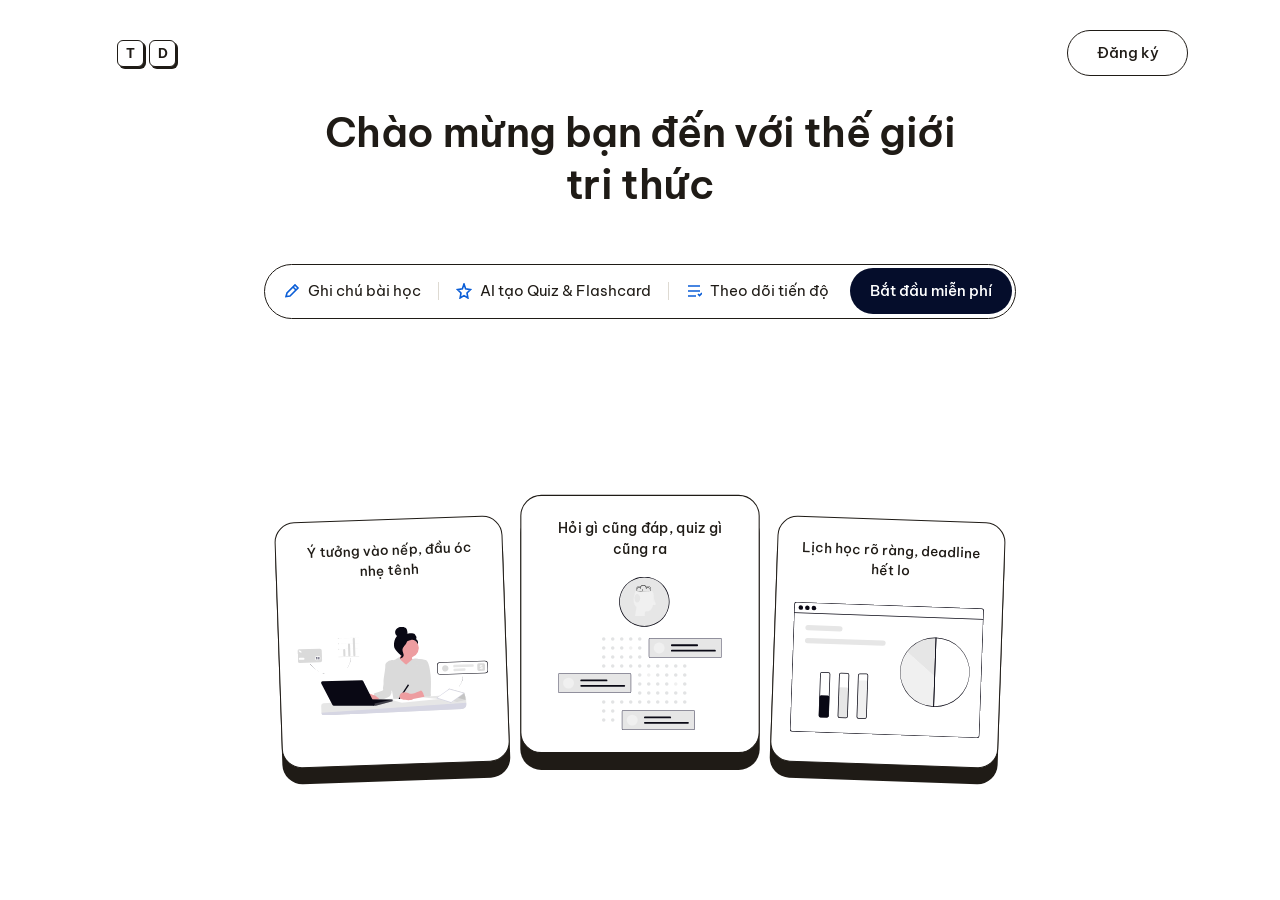
<file: frontend/html/index.html>
<!doctype html>
<html lang="vi">
<head>
<meta charset="UTF-8">
<meta http-equiv="refresh" content="0; url=trangchu.html">
<title>Changie</title>
<script>location.replace("trangchu.html");</script>
</head>
<body>
  <p>Đang chuyển tới <a href="trangchu.html">trangchu.html</a>…</p>
</body>
</html>
</file>
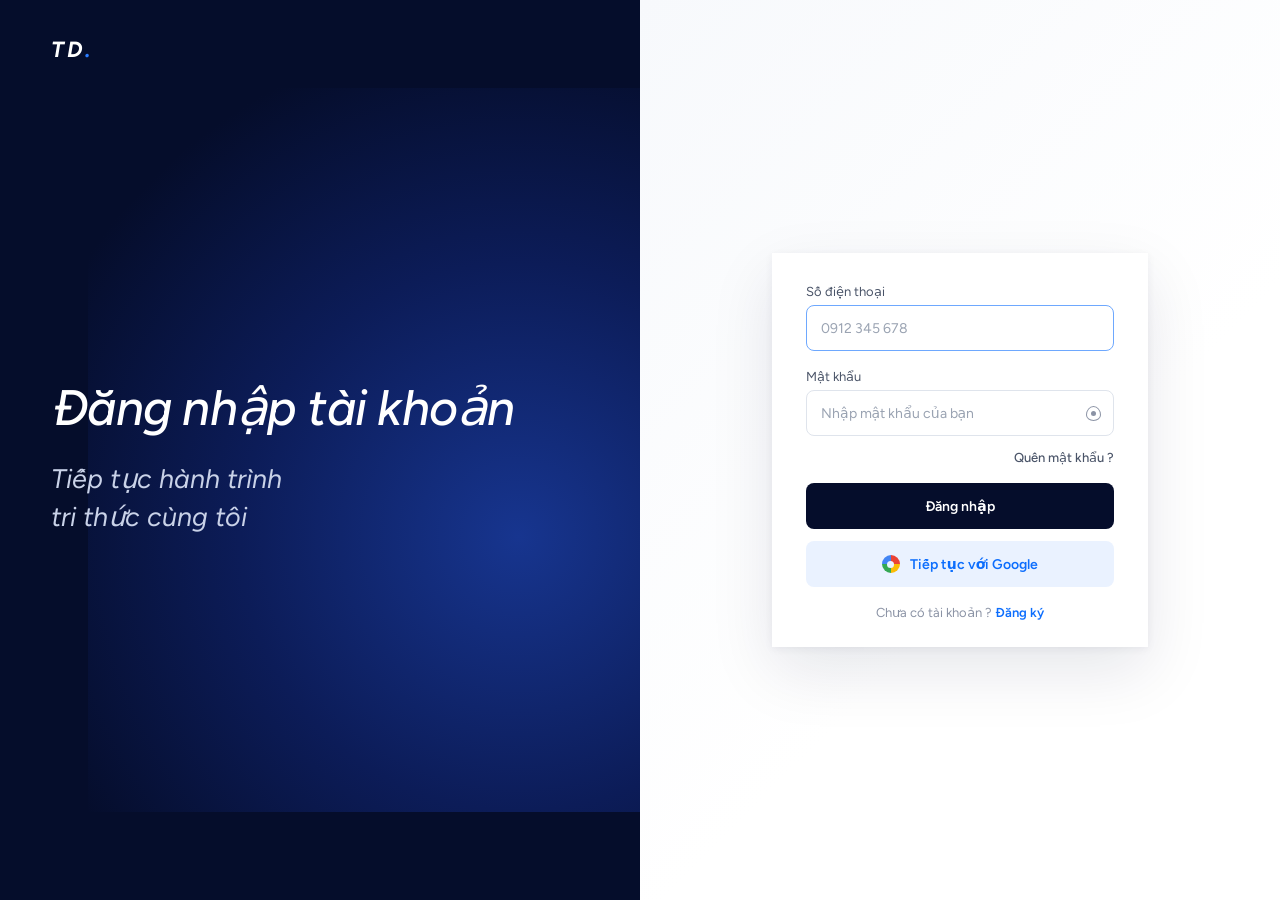
<file: frontend/html/admin.html>
<!DOCTYPE html>
<html lang="vi">
<head>
<meta charset="utf-8">
<meta name="viewport" content="width=device-width, initial-scale=1">
<title>Notebook · Quản trị</title>
<!-- Admin Console — UC-32 → UC-37 (.claude/rules/10-admin.md). Giao diện theo mockup admin.html ở gốc repo,
     dữ liệu thật qua /admin/* (backend/app/routers/admin.py). Chỉ role='admin' vào được (admin.js). -->
<link rel="preconnect" href="https://fonts.googleapis.com">
<link rel="preconnect" href="https://fonts.gstatic.com" crossorigin>
<link href="https://fonts.googleapis.com/css2?family=Inter:wght@400;500;600&display=swap" rel="stylesheet">
<link rel="stylesheet" href="../css/admin.css">
</head>
<body>
<div id="wrap"><div id="stage">

  <aside class="side">
    <div class="logo"><i><svg width="20" height="20" viewBox="0 0 24 24" fill="none" stroke="#0a1a4d" stroke-width="2"><rect x="5" y="3" width="14" height="18" rx="2"/><path d="M9 3v18"/></svg></i>Notebook</div>
    <div class="role">Quản trị</div>
    <nav class="nav" id="nav">
      <button data-p="users"><svg width="20" height="20" viewBox="0 0 24 24" fill="none" stroke="currentColor" stroke-width="1.8"><circle cx="12" cy="8" r="4"/><path d="M4 21c0-4 3.6-7 8-7s8 3 8 7"/></svg>Người dùng</button>
      <button data-p="quota"><svg width="20" height="20" viewBox="0 0 24 24" fill="none" stroke="currentColor" stroke-width="1.8"><path d="M4 20v-6M9 20V8M14 20v-9M19 20V4"/></svg>Hạn mức</button>
      <button data-p="files"><svg width="20" height="20" viewBox="0 0 24 24" fill="none" stroke="currentColor" stroke-width="1.8"><path d="M3 6.5A1.5 1.5 0 0 1 4.5 5H9l2 2.5h8.5A1.5 1.5 0 0 1 21 9v9.5a1.5 1.5 0 0 1-1.5 1.5h-15A1.5 1.5 0 0 1 3 18.5z"/></svg>File &amp; Storage</button>
      <button data-p="logs"><svg width="20" height="20" viewBox="0 0 24 24" fill="none" stroke="currentColor" stroke-width="1.8"><rect x="5" y="3" width="14" height="18" rx="1.5"/><path d="M8.5 8h7M8.5 12h7M8.5 16h4"/></svg>Nhật ký</button>
      <button data-p="fb"><svg width="20" height="20" viewBox="0 0 24 24" fill="none" stroke="currentColor" stroke-width="1.8"><path d="M4 5h16v11H9l-5 4z"/></svg>Góp ý<span class="cnt" id="fbCnt" hidden>0</span></button>
      <button data-p="rep"><svg width="20" height="20" viewBox="0 0 24 24" fill="none" stroke="currentColor" stroke-width="1.8"><path d="M3 20h18M4 16l5-6 4 3 7-8"/></svg>Báo cáo</button>
    </nav>
    <button class="logout" id="logoutBtn"><svg width="20" height="20" viewBox="0 0 24 24" fill="none" stroke="currentColor" stroke-width="1.8"><path d="M10 4H5v16h5M14 8l4 4-4 4M18 12H9"/></svg>Đăng xuất</button>
  </aside>

  <!-- Responsive: cửa sổ < 1124px thì thanh trái thành ngăn kéo (admin_core.js fit() gắn #stage.compact) -->
  <div class="side-scrim" id="sideScrim"></div>
  <header class="top">
    <button class="hamb" id="sideBtn" aria-label="Mở menu quản trị" aria-expanded="false"><svg width="24" height="24" viewBox="0 0 24 24" fill="none" stroke="currentColor" stroke-width="2" stroke-linecap="round"><path d="M4 6.5h16M4 12h16M4 17.5h16"/></svg></button>
    <div class="crumb"><span>Quản trị</span><i>/</i><b id="crumb">Người dùng</b></div>
    <button class="bell" id="bellBtn" aria-label="Thông báo"><svg width="20" height="20" viewBox="0 0 24 24" fill="none" stroke="#1a1a1a" stroke-width="1.8"><path d="M6 16V11a6 6 0 0 1 12 0v5l1.5 2h-15zM10 20.5a2 2 0 0 0 4 0"/></svg><span class="dot" id="bellDot"></span></button>
    <div class="me"><div class="av" id="meAv">AD</div><span id="meName">Quản trị viên</span></div>
  </header>
  <div class="pop notif" id="notif" hidden></div>

  <!-- ========== 1 · Người dùng ========== -->
  <section class="page" id="p-users">
    <div class="ph"><div class="tt"><h1>Người dùng</h1><p>Quản lý tài khoản người học · chỉ xem số liệu tổng hợp (BR-16)</p></div>
      <button class="btn" id="uExport">Xuất danh sách</button></div>
    <div class="kpis" id="uKpi"></div>
    <div class="tools">
      <label class="srch"><svg width="18" height="18" viewBox="0 0 24 24" fill="none" stroke="#696868" stroke-width="2.2"><circle cx="11" cy="11" r="7"/><path d="M20 20l-4-4"/></svg><input id="uQ" placeholder="Tìm theo tên, SĐT, Gmail…" autocomplete="off"><button class="x" id="uQx" hidden>×</button></label>
      <div id="uF" style="display:flex;gap:12px"></div>
    </div>
    <div class="tbl" id="uT"></div>
  </section>

  <!-- ========== 4 · Hạn mức ========== -->
  <section class="page" id="p-quota">
    <div class="ph"><div class="tt"><h1>Hạn mức sử dụng</h1><p>Áp dụng chung cho mọi người học · mỗi lần sửa cần lý do, gửi thông báo tới người học · có thể đặt tạm thời rồi tự về mức cố định</p></div>
      <button class="btn" id="qUndo" disabled>Hoàn tác</button><button class="btn pri" id="qSave" disabled>Lưu thay đổi</button><button class="btn" id="aExport" hidden>Xuất danh sách</button></div>
    <div class="utabs" id="qTabs"><button data-t="cfg">Cấu hình chung</button><button data-t="acc">Theo tài khoản · <span id="qNear"></span> gần chạm</button></div>
    <div id="qCfg">
      <div class="qwrap" style="margin-top:18px">
        <div>
          <div class="card"><div class="ch"><div><h3>Lượt AI</h3><p>Mỗi tính năng đếm riêng · Hỏi đáp tính theo từng cuộc hội thoại (hết lượt thì mở cuộc mới), công cụ khác đặt lại lúc 00:00</p></div></div>
            <div id="qT"></div>
            <div class="airow"><b>Nhắc khi lượt AI còn</b><label class="num" data-tnum="2"><input type="number" data-ti="2" aria-label="Ngưỡng nhắc lượt AI"><span>%</span></label><span>trong ngày · chỉ hiện trong app, tối đa 1 lần mỗi ngày</span></div>
            <div class="qfoot" id="qFoot"></div>
          </div>
        </div>
        <div style="display:flex;flex-direction:column;gap:24px">
          <div class="card"><div class="ch"><div><h3>Dung lượng &amp; tệp</h3><p>Kiểm tra khi người học tải lên</p></div></div><div id="sT"></div></div>
          <div class="card"><div class="ch"><div><h3>Cảnh báo sớm</h3><p>Áp dụng cho dung lượng và số tệp mỗi môn</p></div></div>
            <div class="srow"><div class="rw"><span>Nhắc lần 1</span><label class="num" data-tnum="0"><input type="number" data-ti="0" aria-label="Ngưỡng nhắc lần 1"><span>%</span></label></div><small>Tự gửi vào chuông · gợi ý dọn tệp lớn</small></div>
            <div class="srow"><div class="rw"><span>Nhắc lần 2</span><label class="num" data-tnum="1"><input type="number" data-ti="1" aria-label="Ngưỡng nhắc lần 2"><span>%</span></label></div><small>Nhắc gấp · tới 100% thì chặn tải lên</small></div>
          </div>
        </div>
      </div>
    </div>
    <div id="qAcc" hidden>
      <div class="tools">
        <label class="srch" style="width:340px"><svg width="18" height="18" viewBox="0 0 24 24" fill="none" stroke="#696868" stroke-width="2.2"><circle cx="11" cy="11" r="7"/><path d="M20 20l-4-4"/></svg><input id="aQ" placeholder="Tìm theo tên, SĐT, Gmail…" autocomplete="off"><button class="x" id="aQx" hidden>×</button></label>
        <div id="aF" style="display:flex;gap:12px"></div>
      </div>
      <div class="tbl" id="aT"></div>
    </div>
  </section>

  <!-- ========== 5 · File & Storage ========== -->
  <section class="page" id="p-files">
    <div class="ph"><div class="tt"><h1>File &amp; Storage</h1><p>Gộp từ tài liệu PDF, tệp đính kèm chat và ảnh đính kèm góp ý</p></div>
      <button class="btn" id="fExport">Xuất danh sách</button></div>
    <div class="kpis" id="fKpi"></div>
    <div class="tools">
      <label class="srch"><svg width="18" height="18" viewBox="0 0 24 24" fill="none" stroke="#696868" stroke-width="2.2"><circle cx="11" cy="11" r="7"/><path d="M20 20l-4-4"/></svg><input id="fQ" placeholder="Tìm theo tên tệp, chủ sở hữu…" autocomplete="off"><button class="x" id="fQx" hidden>×</button></label>
      <div id="fF" style="display:flex;gap:12px"></div>
    </div>
    <div class="tbl" id="fT"></div>
  </section>

  <!-- ========== 6 · Nhật ký ========== -->
  <section class="page" id="p-logs">
    <div class="ph"><div class="tt"><h1>Nhật ký quản trị <span class="ro">Chỉ đọc</span></h1><p>Ghi lại mọi thao tác của quản trị viên · không thể sửa hoặc xoá (BR-18)</p></div>
      <button class="btn" id="lExport">Xuất CSV</button></div>
    <div class="tools" style="margin-top:46px">
      <label class="srch" style="width:340px"><svg width="18" height="18" viewBox="0 0 24 24" fill="none" stroke="#696868" stroke-width="2.2"><circle cx="11" cy="11" r="7"/><path d="M20 20l-4-4"/></svg><input id="lQ" placeholder="Tìm đối tượng, quản trị viên…" autocomplete="off"><button class="x" id="lQx" hidden>×</button></label>
      <div id="lF" style="display:flex;gap:12px"></div>
      <div class="range"><button id="lRangeBtn"></button><div class="menu" id="lRange" hidden></div></div>
    </div>
    <div class="tbl" id="lT" style="margin-top:24px"></div>
  </section>

  <!-- ========== 7 · Góp ý ========== -->
  <section class="page" id="p-fb">
    <div class="ph" style="margin-top:18px"><div class="tt"><h1>Góp ý từ người học</h1><p id="fbSub"></p></div></div>
    <div class="fbw">
      <div class="fbl"><div class="tabs" id="fbTabs"></div><div class="lst" id="fbList"></div><div class="tf" id="fbPg"></div></div>
      <div class="fbd" id="fbD"></div>
    </div>
  </section>

  <!-- ========== 8 · Báo cáo ========== -->
  <section class="page" id="p-rep">
    <div class="ph"><div class="tt"><h1>Báo cáo hệ thống</h1><p id="rSub"></p></div>
      <div class="rtools">
        <button class="pill" data-r="7">7 ngày</button><button class="pill" data-r="30">30 ngày</button><button class="pill" data-r="c" id="rCustomBtn">Tùy chọn</button>
      </div></div>
    <div class="pop crange" id="rCustom" hidden>
      <b style="font-weight:500">Chọn khoảng thời gian</b>
      <div class="grid2"><div><span class="fl" style="margin:0">Từ ngày</span><input type="date" class="inp" id="rFrom"></div><div><span class="fl" style="margin:0">Đến ngày</span><input type="date" class="inp" id="rTo"></div></div>
      <div class="hint" id="rErr" style="margin:0">Tối đa 90 ngày.</div>
      <div class="mf" style="margin:0"><button class="btn sm" id="rCancel">Huỷ</button><button class="btn sm pri" id="rApply">Áp dụng</button></div>
    </div>
    <div class="kpis" id="rKpi" style="margin-top:18px"></div>
    <div class="rgrid">
      <div class="rc" style="height:351px"><h3>Lượt gọi AI theo ngày</h3><p id="rAvg"></p><div class="bars" id="rBars"></div></div>
      <div class="rc" style="height:400px"><h3>Theo tính năng</h3><p>Tỷ lệ trên tổng lượt gọi</p><div class="feat" id="rFeat"></div></div>
      <div class="rc" style="height:188px"><h3>Chạm hạn mức</h3><p id="rHitSub"></p><div class="hits" id="rHits"></div></div>
      <div class="rc" style="height:183px"><h3>Người dùng hoạt động</h3><p id="rActSub"></p><div id="rLine" style="position:relative;height:86px;margin-top:8px"></div></div>
    </div>
  </section>

  <div id="layer"></div>
  <div class="toast" id="toast" hidden><span id="toastT"></span><button id="toastU" hidden>Hoàn tác</button></div>
</div></div>

<script src="../js/config.js"></script>
<script src="../js/auth-client.js"></script>
<script type="module" src="../js/admin.js"></script>
</body>
</html>
</file>
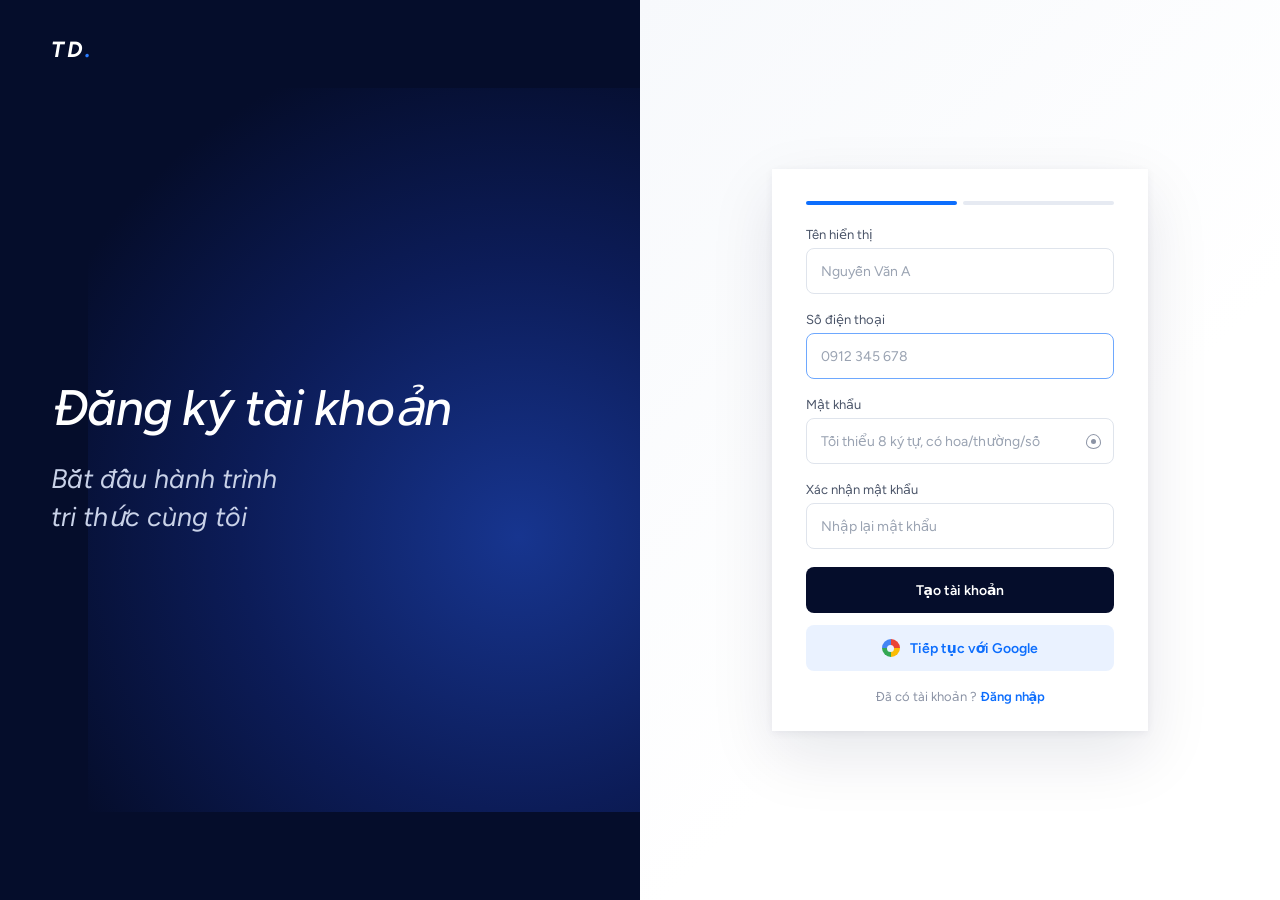
<file: frontend/html/dangky.html>
<!doctype html>
<html lang="vi">
<head>
<meta charset="UTF-8">
<meta name="viewport" content="width=device-width, initial-scale=1.0">
<title>Đăng ký — Changie</title>
<link rel="preconnect" href="https://fonts.googleapis.com">
<link rel="preconnect" href="https://fonts.gstatic.com" crossorigin>
<link href="https://fonts.googleapis.com/css2?family=Figtree:ital,wght@0,400;0,500;0,600;0,700;1,400;1,500&display=swap" rel="stylesheet">
<link rel="stylesheet" href="../css/auth-style.css">
</head>
<body>
<div class="dc-shell">
  <div class="dc-side">
    <div class="dc-logo">TD<span>.</span></div>
    <div class="dc-hero">
      <h1>Đăng ký tài khoản</h1>
      <p>Bắt đầu hành trình<br>tri thức cùng tôi</p>
    </div>
  </div>

  <div class="dc-panel">
    <!-- Bước 1: thông tin đăng ký (UC-02) -->
    <form class="dc-form" id="step-info">
      <div class="dc-progress"><span class="is-active"></span><span></span></div>

      <div class="dc-field">
        <label for="su-name">Tên hiển thị</label>
        <input class="dc-input" id="su-name" type="text" placeholder="Nguyễn Văn A" required>
      </div>
      <div class="dc-field">
        <label for="su-phone">Số điện thoại</label>
        <input class="dc-input dc-input--accent" id="su-phone" type="tel" placeholder="0912 345 678" required>
      </div>
      <div class="dc-field">
        <label for="su-pass">Mật khẩu</label>
        <div class="dc-pass-wrap">
          <input class="dc-input" id="su-pass" type="password" placeholder="Tối thiểu 8 ký tự, có hoa/thường/số" required>
          <button class="dc-eye-btn" type="button" id="btn-eye1" aria-label="Hiện mật khẩu">
            <span class="dc-eye-ring"><span class="dc-eye-dot"></span></span>
          </button>
        </div>
      </div>
      <div class="dc-field">
        <label for="su-pass2">Xác nhận mật khẩu</label>
        <input class="dc-input" id="su-pass2" type="password" placeholder="Nhập lại mật khẩu" required>
      </div>

      <div id="msg-info" class="dc-msg" hidden></div>

      <button class="dc-btn dc-btn-primary" type="submit" id="btn-info">Tạo tài khoản</button>
      <!-- UC-01/UC-02 luồng 3a: đăng nhập = đăng ký bằng Google (tài khoản chưa có thì tự tạo) — js/google-login.js -->
      <button class="dc-btn dc-btn-google" type="button" id="btn-google" data-msg="msg-info">
        <span class="dc-google-dot"><span></span></span>
        <span class="dc-google-label">Tiếp tục với Google</span>
      </button>

      <p class="dc-footer">Đã có tài khoản ? <a href="dangnhap.html">Đăng nhập</a></p>
    </form>

    <!-- Bước 2: nhập OTP (UC-03) -->
    <form class="dc-form" id="step-otp" hidden>
      <div class="dc-progress"><span class="is-active"></span><span class="is-active"></span></div>
      <p class="dc-step-eyebrow">Bước 2 / 2</p>
      <h2 class="dc-step-title">Nhập mã xác thực</h2>
      <p class="dc-step-hint">Mã gồm 6 chữ số vừa được gửi tới <strong id="otp-phone-label"></strong>.</p>

      <div class="dc-code-row" id="code-row">
        <input class="dc-code-box" inputmode="numeric" maxlength="1">
        <input class="dc-code-box" inputmode="numeric" maxlength="1">
        <input class="dc-code-box" inputmode="numeric" maxlength="1">
        <input class="dc-code-box" inputmode="numeric" maxlength="1">
        <input class="dc-code-box" inputmode="numeric" maxlength="1">
        <input class="dc-code-box" inputmode="numeric" maxlength="1">
      </div>
      <p class="dc-msg dc-msg--hint">Chưa nhận được mã ? <a href="#" id="link-resend">Gửi lại</a></p>

      <div id="msg-otp" class="dc-msg" hidden></div>

      <button class="dc-btn dc-btn-primary" type="submit" id="btn-otp">Xác nhận</button>
      <p class="dc-footer"><a href="#" id="link-back">Quay lại bước trước</a></p>
    </form>

    <!-- Bước hoàn tất -->
    <div class="dc-form" id="step-done" hidden>
      <div class="dc-done">
        <span class="dc-done-icon">
          <svg width="26" height="26" viewBox="0 0 24 24" fill="none" stroke="#0d6efd" stroke-width="2.4" stroke-linecap="round" stroke-linejoin="round"><path d="M4 12.5l5 5L20 6.5"></path></svg>
        </span>
        <p>Tài khoản đã được kích hoạt. Bạn có thể đăng nhập ngay.</p>
      </div>
      <button class="dc-btn dc-btn-primary" type="button" id="btn-done">Về trang đăng nhập</button>
    </div>
  </div>
</div>

<script src="../js/config.js"></script>
<script src="../js/auth-client.js"></script>
<script src="https://accounts.google.com/gsi/client" async defer></script>
<script src="../js/google-login.js"></script>
<script src="../js/dangky.js"></script>
</body>
</html>
</file>
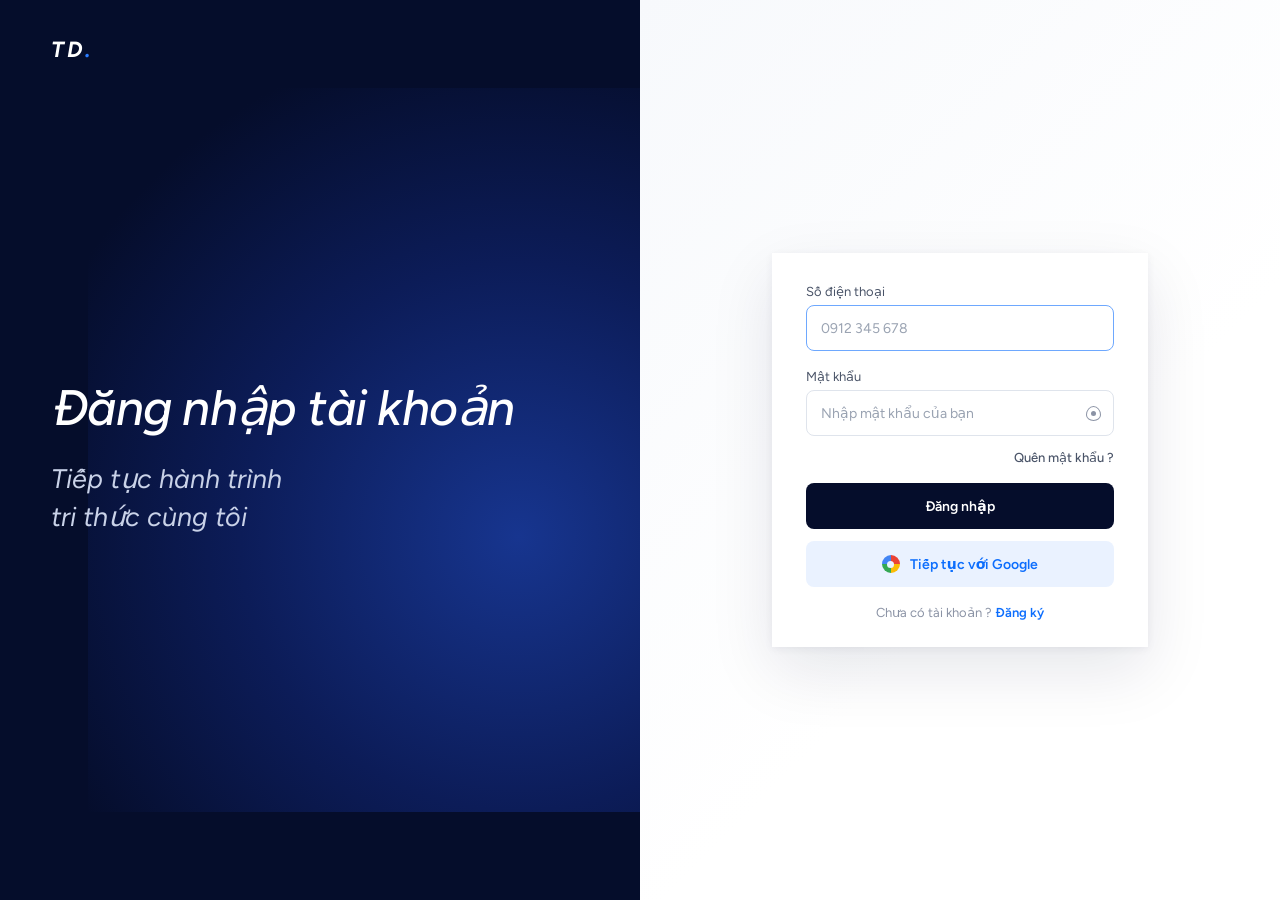
<file: frontend/html/dangnhap.html>
<!doctype html>
<html lang="vi">
<head>
<meta charset="UTF-8">
<meta name="viewport" content="width=device-width, initial-scale=1.0">
<title>Đăng nhập</title>
<link rel="preconnect" href="https://fonts.googleapis.com">
<link rel="preconnect" href="https://fonts.gstatic.com" crossorigin>
<link href="https://fonts.googleapis.com/css2?family=Figtree:ital,wght@0,400;0,500;0,600;0,700;1,400;1,500&display=swap" rel="stylesheet">
<link rel="stylesheet" href="../css/auth-style.css">
</head>
<body>
<div class="dc-shell">
  <div class="dc-side">
    <div class="dc-logo">TD<span>.</span></div>
    <div class="dc-hero">
      <h1>Đăng nhập tài khoản</h1>
      <p>Tiếp tục hành trình<br>tri thức cùng tôi</p>
    </div>
  </div>

  <div class="dc-panel">
    <form class="dc-form" id="form-login">
      <div class="dc-field">
        <label for="phone">Số điện thoại</label>
        <input class="dc-input dc-input--accent" id="phone" type="tel" placeholder="0912 345 678" required>
      </div>

      <div class="dc-field">
        <label for="password">Mật khẩu</label>
        <div class="dc-pass-wrap">
          <input class="dc-input" id="password" type="password" placeholder="Nhập mật khẩu của bạn" required>
          <button class="dc-eye-btn" type="button" id="btn-eye" aria-label="Hiện mật khẩu">
            <span class="dc-eye-ring"><span class="dc-eye-dot"></span></span>
          </button>
        </div>
      </div>

      <p class="dc-forgot-row"><a href="quenmatkhau.html">Quên mật khẩu ?</a></p>

      <div id="msg" class="dc-msg" hidden></div>

      <button class="dc-btn dc-btn-primary" type="submit" id="btn-submit">Đăng nhập</button>

      <!-- UC-01/UC-02 luồng 3a: đăng nhập = đăng ký bằng Google (tài khoản chưa có thì tự tạo) — js/google-login.js -->
      <button class="dc-btn dc-btn-google" type="button" id="btn-google" data-msg="msg">
        <span class="dc-google-dot"><span></span></span>
        <span class="dc-google-label">Tiếp tục với Google</span>
      </button>

      <p class="dc-footer">Chưa có tài khoản ? <a href="dangky.html">Đăng ký</a></p>
    </form>
  </div>
</div>

<script src="../js/config.js"></script>
<script src="../js/auth-client.js"></script>
<script src="https://accounts.google.com/gsi/client" async defer></script>
<script src="../js/google-login.js"></script>
<script src="../js/dangnhap.js"></script>
</body>
</html>
</file>
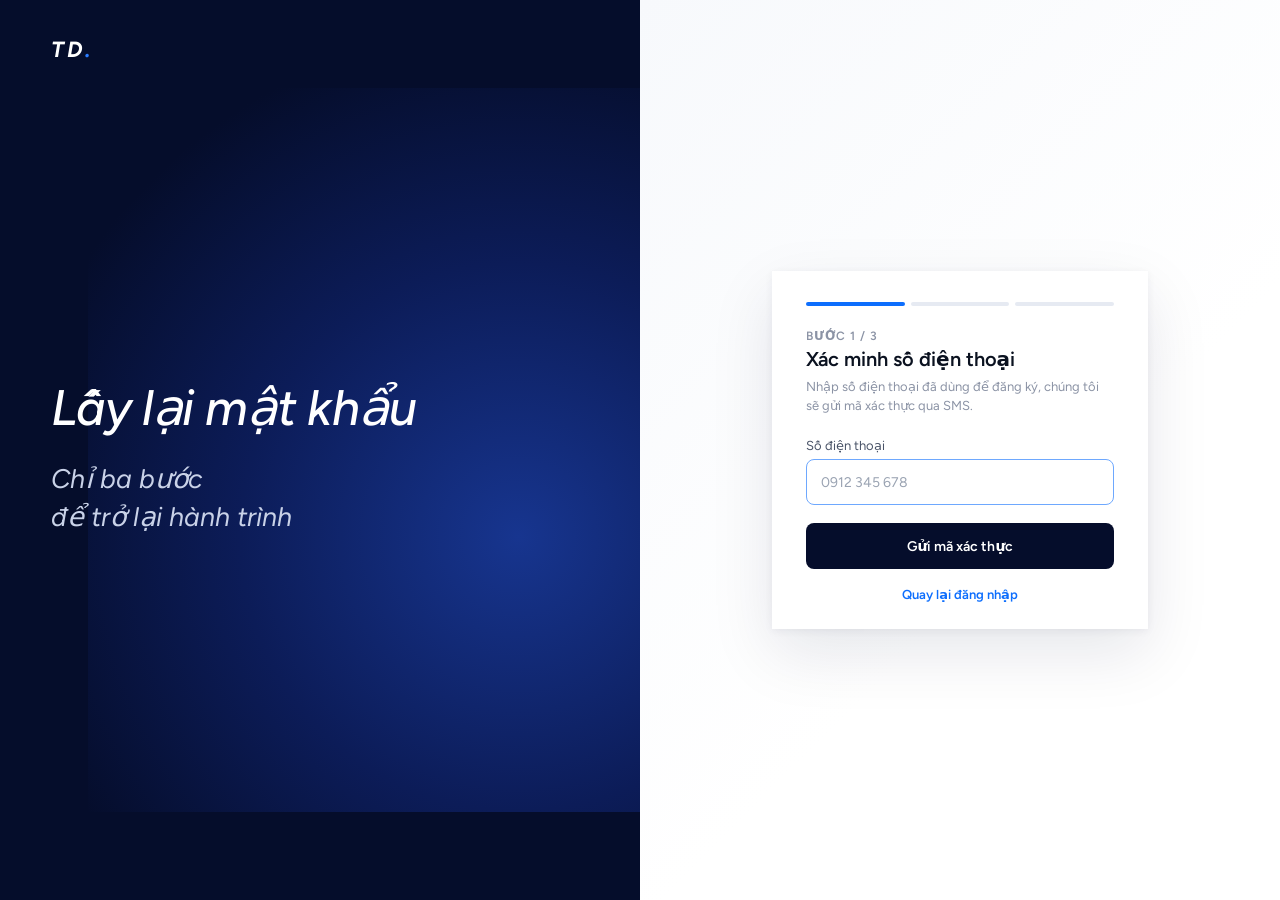
<file: frontend/html/quenmatkhau.html>
<!doctype html>
<html lang="vi">
<head>
<meta charset="UTF-8">
<meta name="viewport" content="width=device-width, initial-scale=1.0">
<title>Lấy lại mật khẩu — Changie</title>
<link rel="preconnect" href="https://fonts.googleapis.com">
<link rel="preconnect" href="https://fonts.gstatic.com" crossorigin>
<link href="https://fonts.googleapis.com/css2?family=Figtree:ital,wght@0,400;0,500;0,600;0,700;1,400;1,500&display=swap" rel="stylesheet">
<link rel="stylesheet" href="../css/auth-style.css">
</head>
<body>
<div class="dc-shell">
  <div class="dc-side">
    <div class="dc-logo">TD<span>.</span></div>
    <div class="dc-hero">
      <h1>Lấy lại mật khẩu</h1>
      <p>Chỉ ba bước<br>để trở lại hành trình</p>
    </div>
  </div>

  <div class="dc-panel">
    <form class="dc-form" id="wizard">
      <div class="dc-progress" id="progress">
        <span class="is-active"></span><span></span><span></span>
      </div>
      <p class="dc-step-eyebrow" id="step-label">Bước 1 / 3</p>
      <h2 class="dc-step-title" id="step-title">Xác minh số điện thoại</h2>
      <p class="dc-step-hint" id="step-hint">Nhập số điện thoại đã dùng để đăng ký, chúng tôi sẽ gửi mã xác thực qua SMS.</p>

      <!-- step 0: phone -->
      <div class="dc-field" data-step="0">
        <label for="fp-phone">Số điện thoại</label>
        <input class="dc-input dc-input--accent" id="fp-phone" type="tel" placeholder="0912 345 678">
      </div>

      <!-- step 1: otp code -->
      <div data-step="1" hidden>
        <label>Mã xác thực</label>
        <div class="dc-code-row" id="code-row">
          <input class="dc-code-box" inputmode="numeric" maxlength="1">
          <input class="dc-code-box" inputmode="numeric" maxlength="1">
          <input class="dc-code-box" inputmode="numeric" maxlength="1">
          <input class="dc-code-box" inputmode="numeric" maxlength="1">
          <input class="dc-code-box" inputmode="numeric" maxlength="1">
          <input class="dc-code-box" inputmode="numeric" maxlength="1">
        </div>
        <p class="dc-msg dc-msg--hint">Chưa nhận được mã ? <a href="#" id="link-resend">Gửi lại</a></p>
      </div>

      <!-- step 2: new password -->
      <div data-step="2" hidden>
        <label for="fp-new">Mật khẩu mới</label>
        <div class="dc-pass-wrap">
          <input class="dc-input" id="fp-new" type="password" placeholder="Ít nhất 8 ký tự">
          <button class="dc-eye-btn" type="button" id="btn-eye" aria-label="Hiện mật khẩu">
            <span class="dc-eye-ring"><span class="dc-eye-dot"></span></span>
          </button>
        </div>
        <div class="dc-field">
          <label for="fp-new2">Nhập lại mật khẩu mới</label>
          <input class="dc-input" id="fp-new2" type="password" placeholder="Nhập lại mật khẩu">
        </div>
      </div>

      <!-- step 3: done -->
      <div class="dc-done" data-step="3" hidden>
        <span class="dc-done-icon">
          <svg width="26" height="26" viewBox="0 0 24 24" fill="none" stroke="#0d6efd" stroke-width="2.4" stroke-linecap="round" stroke-linejoin="round"><path d="M4 12.5l5 5L20 6.5"></path></svg>
        </span>
        <p>Mật khẩu đã được cập nhật. Bạn có thể đăng nhập bằng mật khẩu mới.</p>
      </div>

      <div id="msg" class="dc-msg" hidden></div>

      <button class="dc-btn dc-btn-primary" type="submit" id="btn-next">Gửi mã xác thực</button>
      <p class="dc-footer"><a href="#" id="link-back">Quay lại đăng nhập</a></p>
    </form>
  </div>
</div>

<script src="../js/config.js"></script>
<script src="../js/auth-client.js"></script>
<script src="../js/quenmatkhau.js"></script>
</body>
</html>
</file>
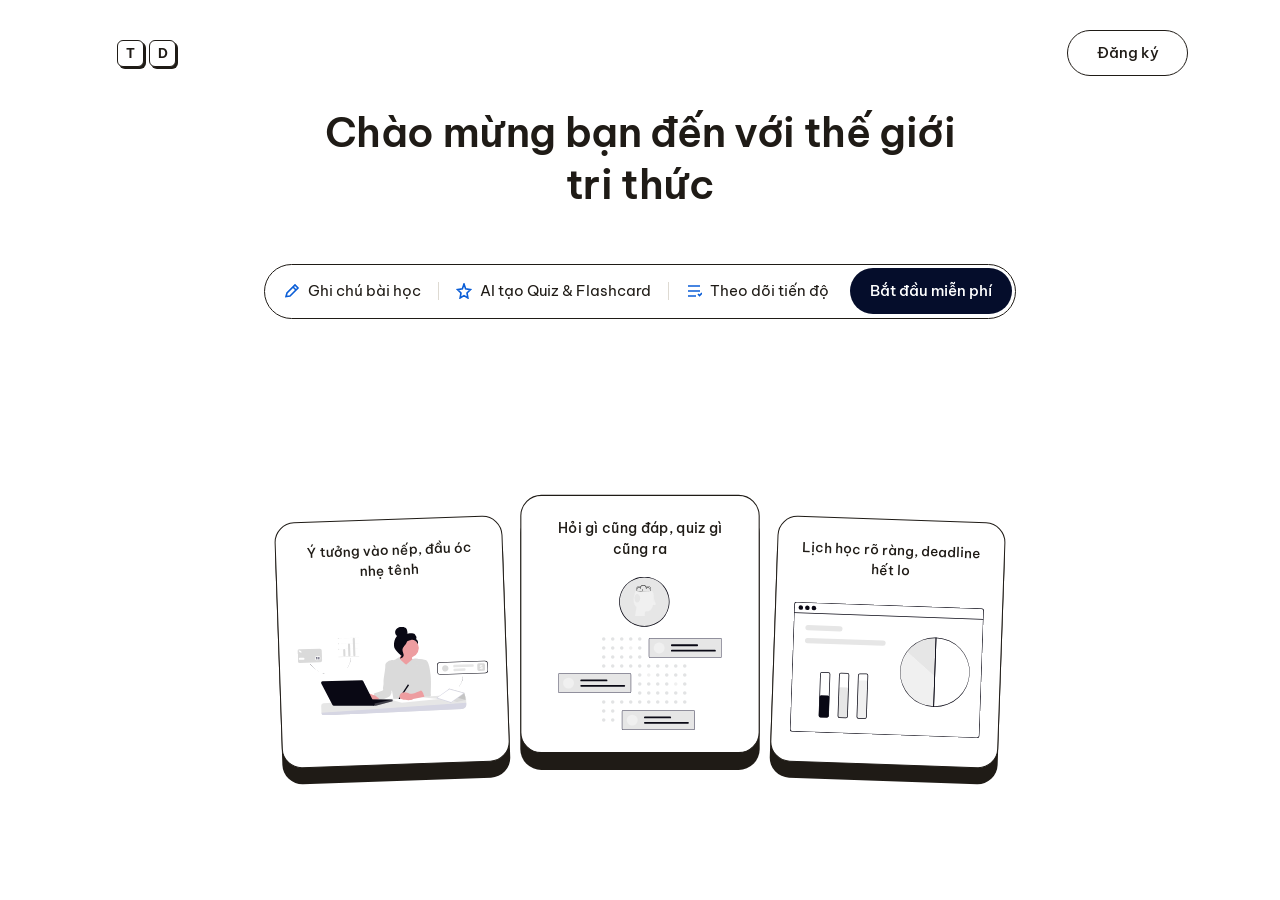
<file: frontend/html/trangchu.html>
<!doctype html>
<html lang="vi">
<head>
<meta charset="UTF-8">
<meta name="viewport" content="width=device-width, initial-scale=1.0">
<title>Changie — Chào mừng bạn đến với thế giới tri thức</title>
<link rel="icon" href="data:image/svg+xml,%3Csvg xmlns='http://www.w3.org/2000/svg' viewBox='0 0 32 32'%3E%3Ccircle cx='16' cy='16' r='15' fill='%23ffffff' stroke='%231f1b16' stroke-width='2'/%3E%3Cpath d='M16 8 L18 14 L24 16 L18 18 L16 24 L14 18 L8 16 L14 14 Z' fill='%230d6efd'/%3E%3C/svg%3E">
<link rel="preconnect" href="https://fonts.googleapis.com">
<link rel="preconnect" href="https://fonts.gstatic.com" crossorigin>
<link href="https://fonts.googleapis.com/css2?family=Be+Vietnam+Pro:wght@400;500;600;700&display=swap" rel="stylesheet">
<link rel="stylesheet" href="../css/trangchu.css">
</head>
<body>

  <div class="top-band">
    <header class="nav">
      <a class="logo" href="#">
        <span class="logo-key">T</span><span class="logo-key">D</span>
      </a>
      <div class="nav-auth">
        <a class="btn-outline" href="dangky.html">Đăng ký</a>
      </div>
    </header>

    <div class="wrap hero">
      <h1 class="headline">Chào mừng bạn đến với thế giới<br>tri thức</h1>

      <div class="process">
        <div class="process-step">
          <svg width="16" height="16" viewBox="0 0 16 16" fill="none" stroke="currentColor" stroke-width="1.6"><path d="M2 13.5 L3 10 L11 2 L14 5 L6 13 Z"/><path d="M9 4 L12 7"/></svg>
          Ghi chú bài học
        </div>
        <div class="process-divider"></div>
        <div class="process-step">
          <svg width="16" height="16" viewBox="0 0 16 16" fill="none" stroke="currentColor" stroke-width="1.6"><path d="M8 1 L9.6 5.8 L14.5 6.6 L11 10 L11.9 15 L8 12.6 L4.1 15 L5 10 L1.5 6.6 L6.4 5.8 Z"/></svg>
          AI tạo Quiz &amp; Flashcard
        </div>
        <div class="process-divider"></div>
        <div class="process-step">
          <svg width="16" height="16" viewBox="0 0 16 16" fill="none" stroke="currentColor" stroke-width="1.6"><path d="M2 3h12M2 8h12M2 13h8"/><path d="M12 11l1.5 1.5L16 10"/></svg>
          Theo dõi tiến độ
        </div>
        <a class="btn-solid" href="dangnhap.html">Bắt đầu miễn phí</a>
      </div>
    </div>
  </div>

  <main>
    <section class="cards">
      <article class="card card--left">
        <h3>Ý tưởng vào nếp, đầu óc nhẹ&nbsp;tênh</h3>
        <div class="illus"><img src="../assets/card-note.svg" alt=""></div>
      </article>

      <article class="card card--mid">
        <h3>Hỏi gì cũng đáp, quiz gì cũng ra</h3>
        <div class="illus"><img src="../assets/card-quiz.svg" alt=""></div>
      </article>

      <article class="card card--right">
        <h3>Lịch học rõ ràng, deadline hết lo</h3>
        <div class="illus"><img src="../assets/card-schedule.svg" alt=""></div>
      </article>
    </section>
  </main>

</body>
</html>
</file>
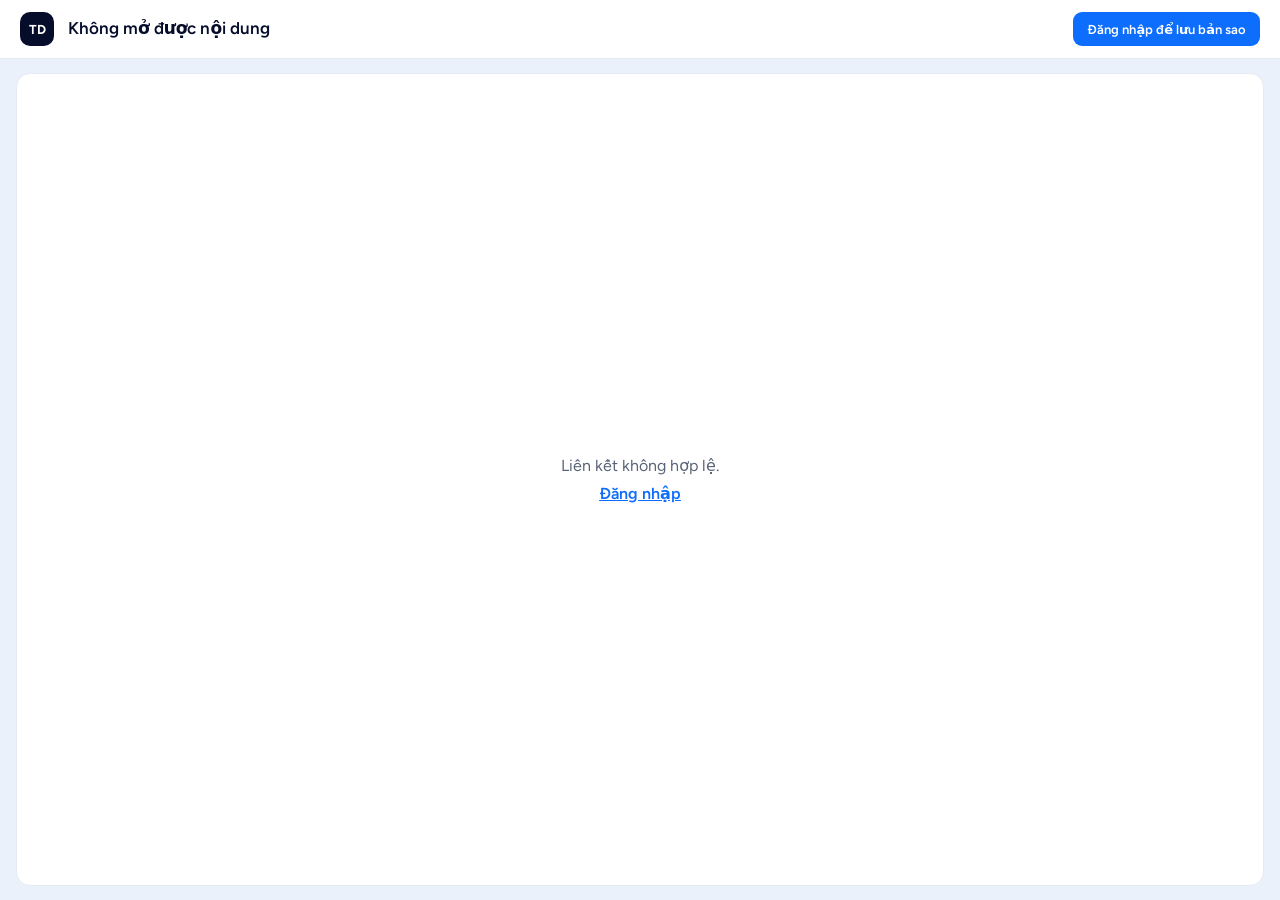
<file: frontend/html/xem.html>
<!DOCTYPE html>
<html lang="vi">
<head>
<meta charset="UTF-8">
<meta name="viewport" content="width=device-width, initial-scale=1">
<title>Xem nội dung được chia sẻ</title>
<link rel="icon" href="data:image/svg+xml,%3Csvg xmlns='http://www.w3.org/2000/svg' viewBox='0 0 32 32'%3E%3Ccircle cx='16' cy='16' r='15' fill='%23ffffff' stroke='%231f1b16' stroke-width='2'/%3E%3Cpath d='M16 8 L18 14 L24 16 L18 18 L16 24 L14 18 L8 16 L14 14 Z' fill='%230d6efd'/%3E%3C/svg%3E">
<link rel="preconnect" href="https://fonts.googleapis.com">
<link rel="preconnect" href="https://fonts.gstatic.com" crossorigin>
<link href="https://fonts.googleapis.com/css2?family=Figtree:wght@400;500;600;700&display=swap" rel="stylesheet">
<link rel="stylesheet" href="../css/xem.css">
</head>
<body>
<!-- Trang XEM CÔNG KHAI nội dung được chia sẻ bằng liên kết "Ai có liên kết" (người CHƯA đăng nhập, luôn chỉ xem).
     ghichu.html?share=<token> tự chuyển tới đây khi chưa đăng nhập — js/ghichu_chiase.js. API: /public/share/{token}*. -->
<header class="xv-top">
  <a class="xv-brand" href="trangchu.html">TD</a>
  <div class="xv-titles">
    <h1 id="xv-title">Đang tải…</h1>
    <p id="xv-sub"></p>
  </div>
  <span class="xv-badge" id="xv-badge" hidden>
    <svg width="14" height="14" viewBox="0 0 24 24" fill="none" stroke="currentColor" stroke-width="2" stroke-linecap="round" stroke-linejoin="round"><path d="M2 12s3.6-7 10-7 10 7 10 7-3.6 7-10 7S2 12 2 12z"/><circle cx="12" cy="12" r="3"/></svg>
    Chỉ xem
  </span>
  <a class="xv-login" id="xv-login" href="dangnhap.html">Đăng nhập để lưu bản sao</a>
</header>
<div class="xv-body">
  <nav class="xv-nav" id="xv-nav" aria-label="Nội dung" hidden></nav>
  <main class="xv-main" id="xv-main">
    <div class="xv-empty" id="xv-msg">Đang tải nội dung…</div>
  </main>
</div>
<script src="../js/config.js"></script>
<script src="../js/xem.js"></script>
</body>
</html>
</file>
<file: frontend/css/admin.css>
/* Admin Console (UC-32 → UC-37) — tách nguyên văn từ mockup admin.html ở gốc repo (bố cục rộng 1440, admin_core.js
   thu/phóng vừa cửa sổ bằng zoom như mockup). Phần bổ sung cho bản nối API ở CUỐI file. */
:root {
  --navy: #0a1a4d; --navy-2: #334573; --navy-h: #050e2e;
  --bg: #edf1f7; --white: #fff; --head: #f9fafb; --chip: #eef2f6;
  --text: #1a1a1a; --muted: #696868; --faint: #999; --side: #b5baca;
  --line: #e3e5eb; --row: #f0f0f0; --bd: #cfd3dc;
  --green: #1f8c59; --green-bg: #ebf7f0;
  --red: #cc3833; --red-bg: #fcf0ed;
  --amber: #996608; --amber-bg: #fff2d9;
  --purple: #73408c; --purple-bg: #f5edf7;
  --teal: #1a8787; --bar: #6b789e; --track: #ebedf2;
}
* { box-sizing: border-box; margin: 0; padding: 0; }
html, body { width: 100%; height: 100%; overflow: hidden; background: #0a1a4d; color: var(--text);
  font-family: 'Inter', system-ui, sans-serif; line-height: 1.4; -webkit-font-smoothing: antialiased; }
[hidden] { display: none !important; }
button, input, select, textarea { font: inherit; color: inherit; }
button { background: none; border: 0; cursor: pointer; }
button:disabled { cursor: not-allowed; }
input, textarea, select { border: 0; outline: none; background: transparent; }
#wrap { position: fixed; inset: 0; display: grid; place-items: center; overflow: hidden; background: var(--bg); }
#stage { position: relative; width: 100vw; height: 100vh; background: var(--bg); overflow: hidden; }

/* ===== Sidebar ===== */
.side { position: absolute; left: 0; top: 0; width: 240px; height: 100%; background: var(--navy); color: #fff; }
.logo { position: absolute; left: 26px; top: 24px; display: flex; align-items: center; gap: 12px; font-size: 24px; font-weight: 500; }
.logo i { width: 34px; height: 34px; border-radius: 8px; background: #fff; display: grid; place-items: center; }
.role { position: absolute; left: 72px; top: 64px; padding: 1px 12px; border-radius: 10px; background: var(--navy-2); font-size: 16px; font-weight: 500; }
.nav { position: absolute; left: 16px; top: 110px; width: 208px; display: flex; flex-direction: column; gap: 5px; }
.nav button { height: 48px; border-radius: 10px; display: flex; align-items: center; gap: 14px; padding: 0 14px; font-size: 19px; color: var(--side); text-align: left; }
.nav button svg { flex: none; }
.nav button:hover:not(.on) { background: rgba(255,255,255,.06); color: #dfe2ea; }
.nav button.on { background: rgba(255,255,255,.12); color: #fff; font-weight: 500; }
.nav .cnt { margin-left: auto; min-width: 26px; height: 26px; padding: 0 7px; border-radius: 13px; background: var(--red); color: #fff; font-size: 15px; font-weight: 500; display: grid; place-items: center; }
.logout { position: absolute; left: 16px; bottom: 25px; width: 208px; height: 48px; border-radius: 10px; display: flex; align-items: center; gap: 14px; padding: 0 14px; font-size: 19px; color: var(--side); }
.logout:hover { background: rgba(255,255,255,.06); color: #fff; }

/* ===== Topbar ===== */
.top { position: absolute; left: 240px; top: 0; right: 0; height: 72px; background: #fff; border-bottom: 1px solid var(--line); display: flex; align-items: center; padding: 0 28px 0 32px; font-size: 19px; }
.crumb { flex: 1; display: flex; gap: 10px; }
.crumb span { color: var(--muted); } .crumb i { font-style: normal; color: var(--faint); } .crumb b { font-weight: 500; }
.bell { position: relative; width: 42px; height: 42px; border-radius: 50%; background: var(--row); display: grid; place-items: center; margin-right: 20px; }
.bell:hover { background: #e4e6ea; }
.bell .dot { position: absolute; right: 9px; top: 8px; width: 9px; height: 9px; border-radius: 50%; background: var(--red); border: 2px solid var(--row); }
.me { display: flex; align-items: center; gap: 10px; }
.av { width: 42px; height: 42px; border-radius: 50%; background: var(--navy); color: #fff; font-size: 16px; font-weight: 500; display: grid; place-items: center; }
.pop { position: absolute; z-index: 30; background: #fff; border: 1px solid var(--line); border-radius: 14px; box-shadow: 0 16px 40px rgba(10,26,77,.16); padding: 8px; }
.notif { right: 180px; top: 64px; width: 420px; }
.notif h4 { font-size: 16px; font-weight: 500; color: var(--muted); padding: 8px 12px; }
.notif button { display: flex; gap: 12px; width: 100%; text-align: left; padding: 10px 12px; border-radius: 10px; font-size: 17px; align-items: flex-start; }
.notif button:hover { background: var(--bg); }
.notif button .d { width: 8px; height: 8px; border-radius: 50%; margin-top: 9px; flex: none; }
.notif button small { display: block; color: var(--muted); font-size: 15px; }

/* ===== Content ===== */
/* khung giãn theo cửa sổ (admin_core.js fit()): trang chiếm hết bề ngang còn lại, cuộn dọc khi thấp hơn nội dung */
.page { position: absolute; left: 272px; top: 104px; bottom: 0; right: 0; min-width: 1168px; padding: 0 16px 32px 0; overflow: hidden auto; scrollbar-gutter: stable; display: none; }
.page.on { display: block; }
.ph { display: flex; align-items: flex-start; gap: 16px; height: 61px; }
.ph .tt { flex: 1; min-width: 0; }
.ph h1 { font-size: 28px; font-weight: 500; line-height: 34px; display: flex; align-items: center; gap: 14px; }
.ph p { font-size: 16px; color: var(--muted); margin-top: 4px; }
.ro { font-size: 16px; font-weight: 500; color: var(--muted); background: var(--row); border-radius: 8px; padding: 2px 10px; }

.btn { height: 55px; padding: 0 26px; border-radius: 28px; background: #fff; border: 1px solid var(--bd); font-size: 19px; font-weight: 500; white-space: nowrap; display: inline-flex; align-items: center; justify-content: center; gap: 8px; }
.btn:hover:not(:disabled) { border-color: #9aa1b2; }
.btn.pri { background: var(--navy); border-color: var(--navy); color: #fff; }
.btn.pri:hover:not(:disabled) { background: var(--navy-h); }
.btn.dan { background: var(--red-bg); border-color: var(--red); color: var(--red); }
.btn.dan:hover:not(:disabled) { background: #f9e1dc; border-color: var(--red); }
.btn.dsolid { background: var(--red); border-color: var(--red); color: #fff; }
.btn.dsolid:hover:not(:disabled) { background: #b32e29; }
.btn:disabled { opacity: .4; }
.btn.sm { height: 47px; padding: 0 22px; }
.link { color: var(--navy); font-weight: 500; text-decoration: underline; text-underline-offset: 4px; }

.kpis { display: grid; grid-template-columns: repeat(4, 1fr); gap: 24px; margin-top: 20px; }
.kpi { background: #fff; border-radius: 16px; padding: 20px 22px 20px; min-height: 145px; }
.kpi .l { display: flex; align-items: center; gap: 12px; font-size: 19px; color: var(--muted); white-space: nowrap; }
.kpi .l i { width: 30px; height: 30px; border-radius: 8px; background: var(--bg); display: grid; place-items: center; flex: none; }
.kpi .v { font-size: 28px; font-weight: 500; margin-top: 10px; line-height: 34px; }
.kpi .n { font-size: 16px; color: var(--muted); margin-top: 8px; }
.kpi .n.g { color: var(--green); font-weight: 500; } .kpi .n.r { color: var(--red); font-weight: 500; } .kpi .n.a { color: var(--amber); font-weight: 500; }

.tools { display: flex; align-items: center; gap: 12px; margin-top: 18px; }
.srch { display: flex; align-items: center; gap: 10px; width: 380px; height: 49px; padding: 0 18px; background: #fff; border: 1px solid var(--line); border-radius: 25px; font-size: 19px; }
.srch:focus-within { border-color: var(--navy); box-shadow: 0 0 0 1px var(--navy); }
.srch input { flex: 1; min-width: 0; }
.srch input::placeholder { color: var(--faint); }
.srch .x { color: var(--muted); font-size: 22px; line-height: 1; }
.pill { height: 47px; padding: 0 18px; border-radius: 24px; background: #fff; border: 1px solid var(--line); font-size: 19px; white-space: nowrap; }
.pill:hover:not(.on) { border-color: var(--bd); }
.pill.on { background: #e6eaf3; border: 1.5px solid var(--navy); color: var(--navy); font-weight: 500; }
.pill.s { height: 36px; padding: 0 14px; font-size: 16px; border-radius: 18px; }

.tbl { background: #fff; border-radius: 16px; overflow: hidden; margin-top: 18px; position: relative; }
.tr { display: grid; align-items: center; padding: 0 24px; border-top: 1px solid var(--row); font-size: 19px; }
.tr.h { background: var(--head); border-top: 0; height: 46px; font-size: 16px; font-weight: 500; color: var(--muted); }
.tr.r { cursor: pointer; }
.tr.r:hover { background: #f7f9fc; }
.tr.r.sel { background: var(--bg); }
.tr .two b { display: block; font-weight: 400; white-space: nowrap; overflow: hidden; text-overflow: ellipsis; }
.tr .two small { display: block; font-size: 16px; color: var(--muted); white-space: nowrap; overflow: hidden; text-overflow: ellipsis; }
.tr > * { min-width: 0; }
.more { width: 40px; height: 40px; border-radius: 50%; color: var(--muted); font-size: 22px; font-weight: 500; letter-spacing: 1px; justify-self: end; }
.more:hover { background: var(--row); color: var(--text); }
.tf { display: flex; align-items: center; height: 50px; padding: 0 24px; border-top: 1px solid var(--row); font-size: 16px; color: var(--muted); }
.tf .sp { flex: 1; }
.pg { display: flex; align-items: center; gap: 4px; }
.pg button { min-width: 28px; height: 30px; border-radius: 8px; padding: 0 5px; font-size: 16px; color: var(--muted); }
.pg button:hover:not(:disabled) { background: var(--row); color: var(--text); }
.pg button.on { color: var(--navy); font-weight: 600; background: var(--bg); }
.pg button:disabled { opacity: .35; }
.pg span { color: var(--muted); padding: 0 4px; }
.empty { padding: 60px 24px; text-align: center; color: var(--muted); font-size: 19px; }
.empty b { display: block; color: var(--text); font-weight: 500; margin-bottom: 6px; }

.bd { display: inline-flex; align-items: center; gap: 8px; padding: 3px 12px; border-radius: 14px; font-size: 16px; font-weight: 500; white-space: nowrap; max-width: 100%; }
.bd::before { content: ""; width: 7px; height: 7px; border-radius: 50%; background: currentColor; flex: none; }
.bd.nodot::before { display: none; }
.bd.g { background: var(--green-bg); color: var(--green); } .bd.r { background: var(--red-bg); color: var(--red); }
.bd.a { background: var(--amber-bg); color: var(--amber); } .bd.p { background: var(--purple-bg); color: var(--purple); }
.bd.n { background: var(--bg); color: var(--navy); } .bd.gr { background: var(--row); color: #555; }
.bd.gr::before { background: #777; }

.menu { position: absolute; z-index: 25; background: #fff; border: 1px solid var(--line); border-radius: 14px; box-shadow: 0 16px 40px rgba(10,26,77,.16); padding: 6px; min-width: 260px; }
.menu button { display: block; width: 100%; text-align: left; padding: 10px 16px; border-radius: 10px; font-size: 19px; white-space: nowrap; }
.menu button:hover:not(:disabled) { background: var(--bg); }
.menu button.dg { color: var(--red); }
.menu button:disabled { color: #bbb; }
.menu hr { border: 0; border-top: 1px solid var(--row); margin: 4px 6px; }

/* ===== Người dùng ===== */
#uT .tr { grid-template-columns: minmax(262px, 262fr) minmax(136px, 136fr) minmax(86px, 86fr) minmax(166px, 166fr) minmax(136px, 136fr) minmax(0, 254fr) 48px; }
#uT .tr.r { height: 78px; }
/* ===== Drawer ===== */
.scrim { position: absolute; inset: 0; background: rgba(26,26,26,.32); z-index: 40; }
.drawer { position: absolute; right: 0; top: 0; width: 520px; height: 100%; overflow-y: auto; background: #fff; z-index: 41; padding: 28px 32px; display: flex; flex-direction: column; box-shadow: -12px 0 40px rgba(10,26,77,.12); animation: slin .2s ease; }
@keyframes slin { from { transform: translateX(40px); opacity: 0; } }
.dh { display: flex; align-items: flex-start; }
.dh div { flex: 1; min-width: 0; }
.dh h2 { font-size: 24px; font-weight: 500; line-height: 34px; }
.dh p { font-size: 16px; color: var(--muted); margin-top: 4px; }
.xbtn { width: 36px; height: 36px; border-radius: 50%; display: grid; place-items: center; margin: -4px -8px 0 0; color: var(--text); }
.xbtn:hover { background: var(--row); }
.drawer .bd { align-self: flex-start; margin-top: 20px; }
.dsec { font-size: 19px; font-weight: 500; margin: 20px 0 12px; }
.stats { display: grid; grid-template-columns: 1fr 1fr; gap: 12px; }
.stats div { background: var(--bg); border-radius: 12px; padding: 12px 16px; height: 75px; }
.stats small { display: block; font-size: 16px; color: var(--muted); }
.stats b { display: block; font-size: 19px; font-weight: 500; margin-top: 2px; }
.aiq { display: grid; grid-template-columns: 204px 204px; column-gap: 24px; row-gap: 6px; font-size: 16px; }
.aiq div { display: flex; justify-content: space-between; color: var(--muted); }
.aiq b { color: var(--text); font-weight: 500; }
.aiq b.full { color: var(--red); }
.note { background: var(--bg); color: var(--navy); border-radius: 12px; padding: 12px 16px; font-size: 16px; margin-top: 20px; }
.acts { display: flex; flex-direction: column; gap: 12px; }
.acts .btn { width: 100%; }
.acts .row2 { display: grid; grid-template-columns: 1fr 1fr; gap: 12px; }
.acts p { font-size: 16px; color: var(--muted); margin: -2px 0 0; }

/* ===== Modal ===== */
.ov { position: absolute; inset: 0; background: rgba(26,26,26,.32); z-index: 60; display: grid; place-items: center; }
.modal { width: 600px; background: #fff; border-radius: 22px; padding: 30px 32px 28px; box-shadow: 0 24px 60px rgba(10,26,77,.2); display: flex; flex-direction: column; gap: 16px; font-size: 19px; animation: pop .16s ease; }
@keyframes pop { from { transform: scale(.97); opacity: 0; } }
.modal h2 { font-size: 24px; font-weight: 500; }
.modal .sub { color: var(--muted); margin-top: -6px; }
.modal ul { list-style: none; background: var(--bg); border-radius: 12px; padding: 12px 16px; display: flex; flex-direction: column; gap: 8px; }
.modal ul li { display: flex; gap: 14px; } .modal ul li::before { content: "–"; }
.fl { font-size: 16px; color: var(--muted); margin-bottom: -8px; }
.inp { height: 52px; width: 100%; border: 1px solid var(--bd); border-radius: 12px; padding: 0 16px; background: #fff; font-size: 19px; }
.inp:focus { border-color: var(--navy); box-shadow: 0 0 0 1px var(--navy); }
.inp.err { border-color: var(--red); box-shadow: 0 0 0 1px var(--red); }
.hint { font-size: 16px; color: var(--muted); margin-top: -8px; }
.hint.err { color: var(--red); }
.mf { display: flex; justify-content: flex-end; gap: 12px; margin-top: 4px; }
.grid2 { display: grid; grid-template-columns: 1fr 1fr; gap: 16px; }
.grid2 > div { display: flex; flex-direction: column; gap: 8px; }
select.inp { appearance: none; background: #fff url("data:image/svg+xml,%3Csvg xmlns='http://www.w3.org/2000/svg' width='14' height='14' viewBox='0 0 24 24' fill='none' stroke='%231a1a1a' stroke-width='2.4'%3E%3Cpath d='M6 9l6 6 6-6'/%3E%3C/svg%3E") no-repeat right 16px center; padding-right: 40px; cursor: pointer; }
.sugg { position: relative; }
.sugg .menu { left: 0; right: 0; top: 56px; min-width: 0; }
.sugg .menu button { font-size: 17px; }
.sugg .menu small { color: var(--muted); margin-left: 8px; }
.kv { display: grid; grid-template-columns: 180px 1fr; row-gap: 10px; font-size: 18px; }
.kv span { color: var(--muted); }

/* ===== Toast ===== */
.toast { position: absolute; left: 50%; bottom: 28px; transform: translateX(-50%); z-index: 90; background: var(--navy); color: #fff; border-radius: 26px; padding: 12px 22px; font-size: 18px; font-weight: 500; display: flex; align-items: center; gap: 18px; box-shadow: 0 12px 30px rgba(10,26,77,.25); white-space: nowrap; }
.toast button { color: #9fb4ff; text-decoration: underline; text-underline-offset: 3px; font-weight: 500; }

/* ===== Hạn mức ===== */
.qwrap { display: grid; grid-template-columns: minmax(0, 732fr) minmax(380px, 380fr); gap: 24px; margin-top: 20px; }
/* 2 cột kết thúc bằng nhau: thẻ cuối mỗi cột giãn tới đáy cột cao hơn (không để 1 cột ngắn "lơ lửng") */
.qwrap > div { display: flex; flex-direction: column; gap: 24px; }
.qwrap > div > .card:last-child { flex: 1; }
/* ô nhập hạn mức cùng độ rộng trong mỗi khối -> mép thẳng hàng (fitNum() ở admin_quota.js không còn co giãn theo số chữ số) */
#qT .num { width: 212px; }
#sT .num, #qCfg .srow .num { width: 118px; justify-content: flex-start; }
.airow .num { width: 96px; }
.card { background: #fff; border-radius: 16px; overflow: hidden; position: relative; }
.card .ch { padding: 18px 24px 14px; border-bottom: 1px solid var(--row); display: flex; align-items: flex-start; }
.card .ch > div:first-child { flex: 1; }
.card .ch h3 { font-size: 21px; font-weight: 500; }
.card .ch p { font-size: 16px; color: var(--muted); margin-top: 2px; }
#qT .tr { grid-template-columns: minmax(206px, 206fr) minmax(186px, 186fr) minmax(166px, 166fr) minmax(0, 126fr); height: 64px; }
#qT .tr.h { height: 46px; }
.num { display: inline-flex; align-items: baseline; gap: 6px; height: 43px; padding: 0 14px; border: 1px solid var(--line); border-radius: 10px; background: #fff; cursor: text; align-items: center; }
.num input { width: 4ch; flex: 0 0 auto; font-size: 19px; font-weight: 500; text-align: right; }
.num span { font-size: 16px; color: var(--muted); white-space: nowrap; }
.num:focus-within, .num.ed { border: 1.5px solid var(--navy); padding: 0 13.5px; }
.num.bad { border: 1.5px solid var(--red); padding: 0 13.5px; }
.num input::-webkit-outer-spin-button, .num input::-webkit-inner-spin-button { -webkit-appearance: none; }
.num input[type=number] { -moz-appearance: textfield; }
.ed-tag { font-size: 16px; font-weight: 500; color: var(--navy); background: var(--bg); border-radius: 12px; padding: 2px 12px; margin-left: 10px; }
/* hạn mức đang tạm thời — "Tạm thời tới … · về …" */
.qtmp { display: inline-block; font-size: 14px; font-weight: 500; color: #8a5a00; background: #fff4dc; border-radius: 10px; padding: 1px 10px; margin-top: 4px; white-space: nowrap; }
#qT .tr .qname { display: flex; flex-direction: column; justify-content: center; align-items: flex-start; }
.airow .qtmp, .srow .rw .qtmp { margin-top: 0; }
/* hộp lưu hạn mức: lý do + thời gian áp dụng */
.modal textarea.inp { height: 96px; padding: 12px 16px; resize: vertical; line-height: 1.4; }
.qseg { display: inline-flex; background: var(--bg); border-radius: 12px; padding: 4px; gap: 4px; align-self: flex-start; }
.qseg button { padding: 8px 18px; border-radius: 9px; font-size: 17px; color: var(--muted); }
.qseg button.on { background: #fff; color: var(--navy); font-weight: 500; box-shadow: 0 1px 3px rgba(10,26,77,.12); }
.qtime { display: flex; align-items: center; gap: 10px; flex-wrap: wrap; }
.qtime .inp { width: 270px; }
.qtime .chip { padding: 8px 14px; border-radius: 10px; border: 1px solid var(--bd); font-size: 16px; }
.qtime .chip:hover { border-color: var(--navy); }
.qfoot { padding: 14px 24px 16px; border-top: 1px solid var(--row); font-size: 16px; color: var(--muted); }
.qfoot.err { color: var(--red); }
.srow { padding: 14px 24px; border-top: 1px solid var(--row); }
#sT .srow:first-child, .card .ch + .srow { border-top: 0; }
.srow .rw { display: flex; align-items: center; justify-content: space-between; font-size: 19px; gap: 12px; }
.srow small { display: block; font-size: 16px; color: var(--muted); margin-top: 6px; }

.utabs { display: flex; gap: 36px; border-bottom: 1px solid var(--line); margin-top: 18px; height: 45px; }
.utabs button { font-size: 20px; color: var(--muted); padding: 4px 0 0; height: 45px; align-self: flex-end; box-shadow: inset 0 0 0 transparent; }
.utabs button:hover:not(.on) { color: var(--text); }
.utabs button.on { color: var(--navy); font-weight: 500; box-shadow: inset 0 -3px 0 var(--navy); }
.airow { display: flex; align-items: center; gap: 12px; padding: 12px 24px; border-top: 1px solid var(--row); background: var(--head); font-size: 19px; }
.airow b { font-weight: 500; white-space: nowrap; }
.airow > span:last-child { font-size: 16px; color: var(--muted); }
#aT .tr { grid-template-columns: minmax(220px, 220fr) minmax(210px, 210fr) minmax(190px, 190fr) minmax(200px, 200fr) minmax(0, 228fr) 40px; }
#aT .tr.r { height: 78px; }
.use { display: flex; flex-direction: column; gap: 6px; padding-right: 28px; }
.use span { font-size: 16px; white-space: nowrap; overflow: hidden; text-overflow: ellipsis; }
.use span.w { color: var(--amber); font-weight: 500; } .use span.d { color: var(--red); font-weight: 500; }
.use i { display: block; height: 6px; border-radius: 3px; background: var(--track); overflow: hidden; }
.use i b { display: block; height: 100%; border-radius: 3px; background: var(--bar); }
.use i b.w { background: #d99a1e; } .use i b.d { background: var(--red); }
.remc { display: flex; flex-direction: column; align-items: flex-start; gap: 2px; }
.remc small { font-size: 16px; color: var(--muted); white-space: nowrap; }
.srow .ed-tag { display: none !important; }

/* ===== File & Storage ===== */
#fT .tr { grid-template-columns: minmax(318px, 318fr) minmax(216px, 216fr) minmax(146px, 146fr) minmax(136px, 136fr) minmax(0, 224fr) 48px; }
#fT .tr.r { height: 70px; }
#p-files .kpi { min-height: 162px; } #p-files .tbl { margin-top: 18px; }

/* ===== Nhật ký ===== */
/* Nhật ký: chữ nhỏ hơn các bảng khác 1 bậc + cột "Thay đổi" rộng hơn và được xuống dòng (giá trị như "8 lượt / ngày (tạm thời
   tới 06:30 02/11)" dài hơn cột cũ) — chỉ áp dụng cho #lT, không ảnh hưởng bảng ở trang khác. */
#lT .tr { grid-template-columns: minmax(130px, 130fr) minmax(150px, 150fr) minmax(210px, 210fr) minmax(240px, 250fr) minmax(0, 340fr); column-gap: 14px; font-size: 17px; }
#lT .tr.h { font-size: 15px; }
#lT .tr.r { height: auto; min-height: 74px; padding-top: 10px; padding-bottom: 10px; cursor: default; }
#lT .two b { font-size: 17px; } #lT .two small { font-size: 15px; }
#lT .chg { font-size: 15px; line-height: 1.4; color: var(--muted); display: flex; flex-wrap: wrap; align-items: center; column-gap: 6px; row-gap: 2px; white-space: normal; min-width: 0; }
#lT .chg svg { flex: 0 0 auto; }
#lT .chg b { font-weight: 500; color: var(--navy); } #lT .chg b.r { color: var(--red); }
.range { margin-left: auto; position: relative; }
.range > button { font-size: 19px; color: var(--muted); padding: 10px 4px; border-radius: 8px; display: flex; gap: 8px; align-items: center; }
.range > button:hover { color: var(--text); }
.range .menu { right: 0; top: 50px; min-width: 220px; }

/* ===== Góp ý ===== */
.fbw { display: grid; grid-template-columns: minmax(420px, 420fr) minmax(0, 692fr); gap: 24px; margin-top: 38px; height: 756px; }
.fbl { background: #fff; border-radius: 16px; display: flex; flex-direction: column; overflow: hidden; }
.fbl .tabs { display: flex; gap: 8px; padding: 16px 20px; border-bottom: 1px solid var(--row); }
.fbi { display: block; width: 100%; text-align: left; padding: 14px 20px 14px 20px; border-top: 1px solid var(--row); height: 118px; border-left: 3px solid transparent; }
.fbi:first-child { border-top: 0; }
.fbi:hover:not(.on) { background: #f7f9fc; }
.fbi.on { background: var(--bg); border-left-color: var(--navy); }
.fbi .rw { display: flex; justify-content: space-between; align-items: center; font-size: 16px; color: var(--muted); }
.fbi b { display: block; font-size: 19px; font-weight: 500; margin-top: 6px; white-space: nowrap; overflow: hidden; text-overflow: ellipsis; }
.fbi small { display: block; font-size: 16px; color: var(--muted); margin-top: 6px; }
.fbi .bd::before, .fbd .bd::before { display: none; }
.fbl .lst { flex: 1; min-height: 0; overflow-y: auto; }
.fbl .tf { gap: 12px; }
.fbd { background: #fff; border-radius: 16px; padding: 22px 28px 22px; display: flex; flex-direction: column; position: relative; overflow-y: auto; }
.fbd .hd { display: flex; align-items: flex-start; }
.fbd .hd > div:first-child { flex: 1; min-width: 0; }
.fbd h2 { font-size: 21px; font-weight: 500; display: flex; align-items: center; gap: 12px; }
.fbd .meta { font-size: 16px; color: var(--muted); margin-top: 4px; }
.fbd .lb { font-size: 16px; font-weight: 500; color: var(--muted); margin: 16px 0 8px; }
.fbd .tx { font-size: 19px; }
.quote { background: var(--bg); border-radius: 10px; padding: 12px 16px 12px 16px; border-left: 3px solid var(--navy); }
.quote small { display: block; font-size: 16px; color: var(--muted); margin-bottom: 4px; }
.ctx { display: flex; flex-wrap: wrap; gap: 8px; }
.ctx span { font-size: 16px; background: var(--row); color: #444; border-radius: 12px; padding: 3px 12px; }
.att { display: flex; align-items: center; gap: 14px; text-align: left; }
.att i { width: 96px; height: 56px; border-radius: 8px; background: var(--row); display: grid; place-items: center; }
.att:hover i { background: #e4e6ea; }
.att b { font-weight: 400; font-size: 16px; display: block; }
.att small { display: block; font-size: 16px; color: var(--muted); }
.reply { width: 100%; height: 72px; resize: none; border: 1px solid var(--bd); border-radius: 12px; padding: 10px 16px; font-size: 19px; line-height: 1.4; }
.reply:focus { border: 1.5px solid var(--navy); padding: 9.5px 15.5px; }
.reply.err { border: 1.5px solid var(--red); padding: 9.5px 15.5px; }
.sent { background: var(--green-bg); border-radius: 12px; padding: 12px 16px; font-size: 18px; }
.sent small { display: block; font-size: 15px; color: var(--green); font-weight: 500; margin-bottom: 4px; }
.fbd .ft { margin-top: 4px; /* ngay dưới ô phản hồi — trước đây margin-top:auto đẩy nút xuống đáy khung, khuất dưới mép màn */ display: flex; align-items: center; gap: 14px; padding-top: 14px; }
.fbd .ft .sp { flex: 1; }
.sts { position: relative; }
.sts > button { height: 43px; padding: 0 14px; border: 1px solid var(--line); border-radius: 10px; font-size: 16px; color: var(--muted); display: flex; align-items: center; gap: 8px; }
.sts > button b { color: var(--text); font-size: 19px; font-weight: 500; }
.sts .menu { right: 0; top: 48px; min-width: 200px; }

/* ===== Báo cáo ===== */
#p-rep .kpi { min-height: 140px; }
.rgrid { display: grid; grid-template-columns: minmax(0, 612fr) minmax(0, 500fr); column-gap: 24px; row-gap: 17px; margin-top: 18px; align-items: start; }
#rKpi { align-items: start; grid-template-columns: repeat(3, 1fr); }
.rc { background: #fff; border-radius: 16px; padding: 18px 24px 20px; position: relative; }
.rc h3 { font-size: 21px; font-weight: 500; }
.rc > p { font-size: 16px; color: var(--muted); margin-top: 2px; }
.bars { position: relative; height: 230px; margin-top: 14px; }
.bars .gl { position: absolute; left: 0; right: 0; border-top: 1px solid var(--row); }
.bars .col { position: absolute; bottom: 30px; display: flex; flex-direction: column; align-items: center; justify-content: flex-end; }
.bars .col i { display: block; width: 100%; border-radius: 6px 6px 0 0; background: var(--bar); transition: background .12s; }
.bars .col.mx i { background: var(--navy); }
.bars .col:hover i { background: #4a5884; }
.bars .col.mx:hover i { background: var(--navy-h); }
.bars .col em { font-style: normal; font-size: 16px; color: var(--muted); margin-bottom: 4px; white-space: nowrap; }
.bars .col.mx em { color: var(--navy); font-weight: 500; }
.bars .xl { position: absolute; bottom: 0; font-size: 16px; color: var(--muted); transform: translateX(-50%); white-space: nowrap; }
.tip { position: absolute; z-index: 5; background: var(--navy); color: #fff; font-size: 15px; border-radius: 8px; padding: 6px 10px; pointer-events: none; white-space: nowrap; transform: translate(-50%, -100%); }
.feat { margin-top: 10px; display: flex; flex-direction: column; gap: 9px; }
.feat .rw { display: flex; justify-content: space-between; align-items: baseline; font-size: 19px; }
.feat .rw small { font-size: 16px; color: var(--muted); }
.feat .tk { height: 7px; border-radius: 4px; background: var(--track); margin-top: 6px; overflow: hidden; }
.feat .tk i { display: block; height: 100%; background: var(--teal); border-radius: 4px; transition: width .3s; }
.hits { display: grid; grid-template-columns: repeat(4, 1fr); gap: 16px; margin-top: 18px; }
.hits div { background: var(--bg); border-radius: 12px; padding: 10px 16px; }
.hits small { display: block; font-size: 16px; color: var(--muted); white-space: nowrap; overflow: hidden; text-overflow: ellipsis; }
.hits b { display: block; font-size: 21px; font-weight: 500; }
.rtools { display: flex; gap: 12px; align-items: center; position: relative; }
.rtools .pill { height: 49px; }
.crange { right: 290px; top: 60px; width: 420px; padding: 18px 20px; display: flex; flex-direction: column; gap: 12px; font-size: 17px; }
.crange .grid2 { gap: 12px; }
.crange .inp { height: 46px; font-size: 17px; }

/* ===== Đăng xuất ===== */
.out { position: absolute; inset: 0; z-index: 100; background: var(--bg); display: grid; place-items: center; }
.out div { background: #fff; border-radius: 22px; padding: 40px 48px; text-align: center; display: flex; flex-direction: column; gap: 14px; align-items: center; font-size: 19px; }
.out h2 { font-size: 28px; font-weight: 500; }
.out p { color: var(--muted); }

/* Cỡ chữ theo trang Thống kê (khung ×0,78 ở admin_core.js): tiêu đề trang 25px, số KPI 23,5px như .tk-pane */
.ph { height: auto; min-height: 61px; }
.ph h1 { font-size: 32px; line-height: 40px; }
.kpi .v { font-size: 30px; line-height: 36px; }
.ph p { font-size: 19px; }
.kpi .n { font-size: 17.5px; }

/* Chuông lắc khi có góp ý mới (admin.js refreshAlerts, poll 10 giây) */
.bell.ring svg { animation: bellRing 1s ease-in-out 2; transform-origin: 50% 8%; }
@keyframes bellRing { 0%, 100% { transform: rotate(0); } 15% { transform: rotate(16deg); } 30% { transform: rotate(-14deg); } 45% { transform: rotate(10deg); } 60% { transform: rotate(-8deg); } 75% { transform: rotate(4deg); } }

/* Ô "Hiển thị [n] dòng/trang" ở chân bảng (admin_core.js perSelect) */
.tf { gap: 16px; }
.perSel { display: inline-flex; align-items: center; gap: 8px; font-size: 16px; color: var(--muted); white-space: nowrap; }
.perSel select { height: 34px; padding: 0 30px 0 12px; border: 1px solid var(--bd); border-radius: 8px; background: #fff url("data:image/svg+xml,%3Csvg xmlns='http://www.w3.org/2000/svg' width='12' height='12' viewBox='0 0 24 24' fill='none' stroke='%231a1a1a' stroke-width='2.4'%3E%3Cpath d='M6 9l6 6 6-6'/%3E%3C/svg%3E") no-repeat right 10px center; appearance: none; color: var(--text); font-size: 16px; cursor: pointer; }

/* ======================================================================
   Responsive — chỉ áp dụng khi admin_core.js fit() gắn #stage.compact (cửa sổ < 1124px) / #stage.narrow (< 768px).
   Desktop không có 2 lớp này nên bố cục mockup giữ nguyên. Kích thước ở đây theo thang mockup (khung bị zoom ×0,6–0,78).
   ====================================================================== */
.hamb, .side-scrim { display: none; }
#stage.compact .hamb { display: grid; place-items: center; flex: none; width: 52px; height: 52px; margin-right: 14px; border-radius: 12px; color: var(--navy); }
#stage.compact .hamb:hover { background: var(--row); }
/* Thanh trái -> ngăn kéo trượt từ trái */
#stage.compact .side { z-index: 50; transform: translateX(-100%); transition: transform .2s ease-out; }
#stage.compact.side-open .side { transform: none; box-shadow: 16px 0 48px rgba(10,26,77,.25); }
#stage.compact.side-open .side-scrim { display: block; position: absolute; inset: 0; z-index: 49; background: rgba(26,26,26,.32); }
#stage.compact .top { left: 0; padding: 0 24px 0 14px; }
#stage.compact .page { left: 24px; padding-right: 24px; overflow: auto; }
#stage.compact .notif { right: 24px; max-width: calc(100% - 48px); }
#stage.compact .crumb { min-width: 0; overflow: hidden; white-space: nowrap; }
/* Vùng chạm lớn hơn trên màn cảm ứng */
@media (pointer: coarse) { #stage.compact .nav button, #stage.compact .logout { height: 56px; } }

/* Điện thoại: bỏ bề rộng tối thiểu 1168 của trang, lưới xếp lại, bảng cuộn ngang trong khung */
#stage.narrow .page { min-width: 0; left: 20px; padding-right: 20px; top: 92px; }
#stage.narrow .top { height: 72px; }
#stage.narrow .me span { display: none; }
#stage.narrow .bell { margin-right: 12px; }
#stage.narrow .notif { left: 20px; right: 20px; width: auto; }
#stage.narrow .ph { height: auto; flex-wrap: wrap; row-gap: 12px; }
#stage.narrow .ph > .btn, #stage.narrow .ph > div:not(.tt) { flex-wrap: wrap; }
#stage.narrow .kpis, #stage.narrow .hits { grid-template-columns: repeat(2, minmax(0, 1fr)); gap: 14px; }
#stage.narrow .qwrap, #stage.narrow .fbw, #stage.narrow .rgrid, #stage.narrow .grid2 { grid-template-columns: minmax(0, 1fr); }
#stage.narrow .fbw { height: auto; }
#stage.narrow .fbw > * { min-height: 0; max-height: 760px; }
#stage.narrow .tools { flex-wrap: wrap; }
#stage.narrow .srch { width: 100%; }
#stage.narrow .tbl { overflow-x: auto; -webkit-overflow-scrolling: touch; }
#stage.narrow .tbl > * { min-width: 1080px; }
#stage.narrow .drawer { width: 100%; padding: 24px 22px; }
#stage.narrow .modal { width: calc(100% - 32px); max-height: calc(100% - 32px); overflow: auto; }
#stage.narrow .aiq { grid-template-columns: 1fr 1fr; }
#stage.narrow .kv { grid-template-columns: 140px 1fr; }
#stage.narrow .crange { right: 20px; left: 20px; width: auto; }
#stage.narrow #qT { overflow-x: auto; -webkit-overflow-scrolling: touch; }
#stage.narrow #qT > * { min-width: 780px; }
</file>
<file: frontend/css/auth-style.css>
/* Dựng lại đúng theo thiết kế gốc lấy từ login.html/signup.html/forgotpw.html
   (bản mockup "Bundled Page" — nội dung x-dc bên trong không hề bị nén, chỉ có
   phần engine render là nén). Các thuộc tính riêng của design-canvas runtime
   (sc-camel-on-*, style-hover, style-focus, {{ }}) được thay bằng CSS/JS chuẩn. */

/* Font 'Figtree' được nạp qua <link> Google Fonts trong <head> mỗi trang
   (xem dangky.html/dangnhap.html/quenmatkhau.html) — không khai báo @font-face
   ở đây để tránh trùng/ghi đè nguồn font. */

:root{
  --navy:#050d2b;
  --navy-hover:#0a1a4d;
  --accent-dot:#2b7cff;
  --hero-sub:#c9d2e8;
  --label:#4a5468;
  --ink:#0b1220;
  --border:#dfe4ec;
  --border-accent:#6ea8fe;
  --placeholder:#9aa3b2;
  --muted-icon:#8b93a5;
  --link:#0d6efd;
  --link-hover:#0a58ca;
  --google-bg:#eaf2ff;
  --google-bg-hover:#dde9ff;
  --progress-off:#e6eaf2;
  --error:#c0392b;
  --error-bg:#fdecea;
}

*{ box-sizing:border-box; }
html,body{ margin:0; height:100%; overflow:hidden; } /* khoá cứng 100vh -> không bao giờ sinh scrollbar trang */
body{
  font-family:'Figtree', system-ui, -apple-system, sans-serif;
  background:#fff;
}
input::placeholder{ color:var(--placeholder); }
a{ color:var(--link); text-decoration:none; }
a:hover{ color:var(--link-hover); text-decoration:underline; }

.dc-shell{
  height:100vh;
  display:grid;
  grid-template-columns:1fr 1fr;
  background:#fff;
}
.dc-side{
  position:relative;
  background:var(--navy);
  padding:clamp(24px,4vh,52px) clamp(28px,4vw,56px);
  display:flex;
  flex-direction:column;
  overflow:hidden;
  height:100%;
  min-height:0;
}
.dc-side::before{
  content:"";
  position:absolute;
  inset:88px 0 88px 88px;
  background:radial-gradient(120% 90% at 78% 62%, #17358f 0%, #0c1c58 42%, var(--navy) 78%);
}
.dc-logo{
  position:relative;
  font-weight:700;
  font-style:italic;
  letter-spacing:.14em;
  font-size:22px;
  color:#fff;
}
.dc-logo span{ color:var(--accent-dot); }

.dc-hero{
  position:relative;
  margin-top:auto;
  margin-bottom:auto;
  padding-top:40px;
  transform:translateY(-25px);
  display:flex;
  flex-direction:column;
  align-items:center;
  animation:dcSlideIn 1.2s cubic-bezier(.16,1,.3,1) both;
}
@keyframes dcSlideIn{ from{ transform:translate(-40px,-25px); opacity:0; } to{ transform:translateY(-25px); opacity:1; } }
.dc-hero h1{
  margin:0; align-self:stretch; text-align:left; white-space:nowrap;
  font-style:italic; font-weight:500;
  font-size:clamp(28px,3.9vw,58px); line-height:1.05; color:#fff; letter-spacing:-.015em;
}
.dc-hero p{
  margin:26px 0 0; font-style:italic; font-weight:400;
  font-size:clamp(18px,2.1vw,32px); line-height:1.4; color:var(--hero-sub);
  max-width:14em; align-self:stretch; text-align:left;
}

.dc-panel{
  height:100%;
  display:flex; align-items:center; justify-content:center;
  padding:clamp(16px,4vh,56px) 40px;
  background:linear-gradient(135deg,#f7f9fc 0%,#ffffff 60%);
  overflow-y:auto; /* van an toàn: nếu nội dung 1 bước vẫn dài hơn màn hình rất thấp, cuộn RIÊNG trong khung này, trang ngoài không bao giờ lộ scrollbar */
}
.dc-form{
  width:100%; max-width:376px; background:#fff;
  padding:clamp(20px,3.5vh,38px) 34px clamp(16px,3vh,30px);
  box-shadow:0 24px 60px rgba(9,22,60,.10), 0 2px 8px rgba(9,22,60,.06);
  margin:auto 0; /* căn giữa theo chiều dọc khi panel cao hơn nội dung */
}
.dc-form label{ display:block; font-size:13px; color:var(--label); margin-bottom:6px; }
.dc-field + .dc-field{ margin-top:clamp(10px,2vh,20px); }
.dc-input{
  width:100%; height:46px; padding:0 14px;
  font-family:inherit; font-size:14px; color:var(--ink);
  background:#fff; border:1.5px solid var(--border); border-radius:8px; outline:none;
}
.dc-input:focus{ border-color:var(--border-accent); }
.dc-input--accent{ border-color:var(--border-accent); }
.dc-input[type="tel"] { }

.dc-pass-wrap{ position:relative; }
.dc-pass-wrap .dc-input{ padding-right:44px; }
.dc-eye-btn{
  position:absolute; top:0; right:0; height:46px; width:42px;
  display:flex; align-items:center; justify-content:center;
  background:none; border:0; cursor:pointer; color:var(--muted-icon); padding:0;
}
.dc-eye-ring{
  width:15px; height:15px; border:1.5px solid currentColor;
  border-radius:50% 50% 50% 50%/60% 60% 40% 40%;
  display:grid; place-items:center;
}
.dc-eye-dot{ width:5px; height:5px; border-radius:50%; background:currentColor; }
.dc-eye-btn.is-shown .dc-eye-dot{ background:var(--link); }

.dc-forgot-row{ margin:14px 0 0; text-align:right; font-size:13px; }
.dc-forgot-row a{ color:var(--label); font-weight:500; }

.dc-btn{
  margin-top:clamp(10px,2vh,18px); width:100%; height:46px;
  border:0; border-radius:8px; font-family:inherit; font-size:14px; font-weight:600;
  cursor:pointer; display:flex; align-items:center; justify-content:center; gap:10px;
  transition:filter .2s ease;
}
.dc-btn:active{ filter:brightness(.92); }
.dc-btn:disabled{ opacity:.55; cursor:not-allowed; }
.dc-btn-primary{ background:var(--navy); color:#fff; }
.dc-btn-primary:hover:not(:disabled){ background:var(--navy-hover); }
.dc-btn-google{ margin-top:clamp(8px,1.5vh,12px); background:var(--google-bg); color:var(--link); }
.dc-btn-google:hover:not(:disabled){ background:var(--google-bg-hover); }

.dc-google-dot{
  width:18px; height:18px; border-radius:50%;
  background:conic-gradient(#ea4335 0 25%,#fbbc05 0 50%,#34a853 0 75%,#4285f4 0);
  display:grid; place-items:center; flex:none;
}
.dc-google-dot span{ width:7px; height:7px; border-radius:50%; background:var(--google-bg); }

.dc-footer{ margin:clamp(12px,2vh,22px) 0 0; text-align:center; font-size:13px; color:var(--muted-icon); }
.dc-footer a{ font-weight:600; }

.dc-msg{ margin:14px 0 0; font-size:13px; line-height:1.5; }
.dc-msg--error{ color:var(--error); }
.dc-msg--hint{ color:var(--muted-icon); }
.dc-msg--success{ color:var(--link); }
[hidden]{ display:none !important; }

/* Wizard OTP/reset (dùng ở dangky bước 2 và quenmatkhau) */
.dc-progress{ display:flex; gap:6px; margin-bottom:clamp(12px,2.5vh,24px); }
.dc-progress span{ height:4px; flex:1; border-radius:99px; background:var(--progress-off); }
.dc-progress span.is-active{ background:var(--link); }

.dc-step-eyebrow{ margin:0 0 4px; font-size:12px; font-weight:600; letter-spacing:.08em; text-transform:uppercase; color:var(--muted-icon); }
.dc-step-title{ margin:0 0 6px; font-size:20px; font-weight:600; color:var(--ink); }
.dc-step-hint{ margin:0 0 clamp(12px,2.5vh,24px); font-size:13px; line-height:1.5; color:var(--muted-icon); }

.dc-code-row{ display:flex; gap:10px; }
.dc-code-box{
  flex:1; min-width:0; height:52px; text-align:center;
  font-family:inherit; font-size:18px; font-weight:600; color:var(--ink);
  background:#fff; border:1.5px solid var(--border); border-radius:8px; outline:none;
}
.dc-code-box:focus{ border-color:var(--border-accent); }

.dc-done{ display:flex; flex-direction:column; align-items:center; text-align:center; padding:6px 0 2px; }
.dc-done-icon{
  width:56px; height:56px; border-radius:50%; background:var(--google-bg);
  display:grid; place-items:center; margin-bottom:16px;
}
.dc-done p{ margin:0; font-size:14px; line-height:1.6; color:var(--label); }

@media (max-width:760px){
  .dc-shell{ grid-template-columns:1fr; }
  .dc-side{ display:none; }
  .dc-panel{ padding:40px 20px; }
}
</file>
<file: frontend/css/trangchu.css>
:root{
  --bg:#ffffff;
  --card-bg:#ffffff;
  --ink:#1f1b16;
  --muted:#a39d92;
  --accent:#050d2b;
  --accent-dark:#0b5ed7;
  --accent-ink:#ffffff;
  --border:#1f1b16;
  --divider:#dedad2;
  --card-border:#b6b0a2;
  --block-gap:15px;
  --hero-top:-2px;
  --hero-bottom:10px;
  --illus-h:126px;
  --process-pad:4.5px;
  --process-step-py:2.5px;
  --process-btn-py:8px;
  --card-pad-y:16px;
  --cards-bottom:16px;
  --nav-pad-y:16px;
  --headline-min:30px;
  --headline-max:44px;
}
@media (min-height:700px){
  :root{
    --block-gap:53px; --hero-top:8px; --hero-bottom:38px; --illus-h:147px;
    --process-pad:3.5px; --process-step-py:10px; --process-btn-py:11px;
    --card-pad-y:20px; --cards-bottom:34px; --nav-pad-y:22px;
    --headline-min:33px; --headline-max:47px;
  }
}
*{ box-sizing:border-box; }
body{
  margin:0;
  min-height:100vh;
  background:var(--bg);
  color:var(--ink);
  font-family:'Be Vietnam Pro', -apple-system, sans-serif;
  line-height:1.6;
  -webkit-font-smoothing:antialiased;
  text-rendering:optimizeLegibility;
  display:flex;
  flex-direction:column;
  overflow-x:hidden;
}
img{ max-width:100%; }
a{ color:inherit; }
.wrap{ width:100%; max-width:1160px; margin:0 auto; padding:0 32px; }

.top-band{ flex-shrink:0; }

/* ---------- Nav ---------- */
header.nav{
  display:flex;
  align-items:center;
  justify-content:space-between;
  padding:var(--nav-pad-y) 32px;
  max-width:1160px;
  width:100%;
  margin:0 auto;
}
.logo{
  display:inline-flex;
  align-items:center;
  gap:5px;
  margin-left:25px;
  margin-top:8px;
  text-decoration:none;
}
.logo-key{
  width:27px; height:27px;
  display:inline-flex;
  align-items:center;
  justify-content:center;
  border:1.6px solid var(--ink);
  border-radius:6px;
  background:#fff;
  color:var(--ink);
  font-weight:700;
  font-size:13px;
  box-shadow:2px 2px 0 var(--ink);
}

.nav-auth{ display:flex; align-items:center; gap:20px; margin-top:8px; }
.btn-text{
  background:none; border:none; cursor:pointer;
  font-family:inherit; font-size:15px; font-weight:500;
  color:var(--ink); text-decoration:none;
  padding:8px 4px;
  display:inline-block;
  transform:translateY(0);
}
.btn-outline{
  display:inline-flex; align-items:center; gap:8px;
  background:var(--card-bg);
  color:var(--ink);
  border:1.4px solid var(--border);
  border-radius:999px;
  padding:10px 28.5px;
  font-family:inherit;
  font-size:15px;
  font-weight:500;
  text-decoration:none;
  cursor:pointer;
}
.btn-solid{
  display:inline-flex; align-items:center; gap:8px;
  background:var(--accent);
  color:var(--accent-ink);
  border:none;
  border-radius:999px;
  padding:11px 22px;
  font-family:inherit;
  font-size:15px;
  font-weight:500;
  text-decoration:none;
  cursor:pointer;
  white-space:nowrap;
}
@media (prefers-reduced-motion: no-preference){
  .btn-text, .btn-outline, .btn-solid{
    transition:transform .35s cubic-bezier(.34,1.56,.64,1);
  }
  .btn-text:hover{ transform:translateY(-3px); }
  .btn-outline:hover, .btn-solid:hover{ transform:translateY(-4px) scale(1.03); }
}

/* ---------- Hero ---------- */
main{
  flex:1;
  display:flex;
  align-items:center;
  justify-content:center;
  min-height:0;
}
.hero{ text-align:center; margin-top:var(--hero-top); padding:0 32px var(--hero-bottom); }

h1.headline{
  font-weight:600;
  font-size:clamp(var(--headline-min), 3.2vw, var(--headline-max));
  line-height:1.28;
  letter-spacing:-.01em;
  margin:0 auto;
}

/* ---------- Process pill ---------- */
.process{
  display:inline-flex;
  align-items:center;
  background:var(--card-bg);
  border:1.4px solid var(--border);
  border-radius:999px;
  padding:var(--process-pad);
  margin-top:var(--block-gap);
  max-width:100%;
  overflow-x:auto;
  gap:2px;
}
.process::-webkit-scrollbar{ display:none; }
.process-step{
  display:flex; align-items:center; gap:8px;
  padding:var(--process-step-py) 15px;
  font-size:15px;
  font-weight:400;
  color:var(--ink);
  white-space:nowrap;
}
.process-step svg{ flex-shrink:0; width:16px; height:16px; color:var(--accent-dark); }
.process-divider{ width:1px; height:18px; background:var(--divider); flex-shrink:0; }
.process .btn-solid{ margin-left:4px; padding:var(--process-btn-py) 20px; font-size:15px; }

/* ---------- Advantage cards ---------- */
.cards{
  display:flex;
  align-items:center;
  justify-content:center;
  flex-shrink:1;
  min-height:0;
  gap:20px;
  margin-top:var(--block-gap);
  padding:0 32px var(--cards-bottom);
}
.card{
  background:var(--card-bg);
  border:1.5px solid var(--ink);
  border-radius:20px;
  width:228px;
  padding:var(--card-pad-y) 18px;
  text-align:center;
  box-shadow:0 16px 0 var(--ink);
  --rot:0deg; --ty:0px; --sc:1; --lift:0px;
  transform:rotate(var(--rot)) translateY(calc(var(--ty) + var(--lift))) scale(var(--sc));
}
@media (prefers-reduced-motion: no-preference){
  .card{ transition:transform .4s cubic-bezier(.34,1.56,.64,1); }
}
.card:hover{ --lift:-10px; --sc:1.06; }

.card h3{
  font-size:13.5px;
  font-weight:500;
  line-height:1.5;
  color:var(--ink);
  margin:0 0 16px;
}
.card .illus{
  height:var(--illus-h);
  display:flex;
  align-items:center;
  justify-content:center;
}
.card .illus img{ max-height:100%; max-width:100%; width:auto; display:block; }

.card--left{ --rot:-2deg; --ty:4px; z-index:1; }
.card--mid{ --ty:-14px; --sc:1.05; z-index:2; }
.card--right{ --rot:2deg; --ty:4px; z-index:1; }

@media (max-width:860px){
  .cards{ display:none; }
}

/* ---------- Responsive: điện thoại ----------
   "Viên" quy trình (3 bước + nút Bắt đầu) vốn 1 hàng cuộn ngang ẩn thanh cuộn -> trên màn hẹp nút chính bị đẩy
   ra ngoài màn hình. Xếp dọc thành thẻ: các bước 2 cột, nút rộng hết hàng, vùng chạm ≥ 44px. */
@media screen and (max-width:600px){
  .wrap{ padding:0 18px; }
  .hero{ padding:0 18px var(--hero-bottom); }
  h1.headline{ font-size:clamp(26px, 8vw, 34px); }
  .process{
    display:grid; grid-template-columns:1fr 1fr; gap:4px 6px;
    width:100%; max-width:420px; border-radius:22px; padding:10px; overflow:visible;
  }
  .process-divider{ display:none; }
  .process-step{ justify-content:center; padding:8px 6px; font-size:14px; white-space:normal; text-align:left; }
  .process .btn-solid{ grid-column:1 / -1; margin:6px 0 0; display:flex; justify-content:center; min-height:46px; align-items:center; }
  .nav-auth{ gap:12px; }
}
</file>
<file: frontend/css/xem.css>
/* xem.css — trang xem công khai nội dung được chia sẻ (html/xem.html). Cùng bảng màu trang soạn thảo. */
:root{--bg:#eaf1fb;--panel:#fff;--soft:#f4f6fa;--border:#e6eaf2;--ink:#0b1220;--ink-strong:#050d2b;--muted:#5a6479;--muted-2:#8b93a5;--accent:#0d6efd;--accent-tint:#eaf2ff}
@media (prefers-color-scheme:dark){
  :root{--bg:#0e1420;--panel:#161d2c;--soft:#1d2536;--border:#26304a;--ink:#cbd3e6;--ink-strong:#f1f4fb;--muted:#8f9ab4;--muted-2:#6f7996;--accent:#5b9bff;--accent-tint:#17233c}
}
*{box-sizing:border-box}
html,body{height:100%}
body{margin:0;font-family:Figtree,system-ui,sans-serif;background:var(--bg);color:var(--ink);display:flex;flex-direction:column;-webkit-font-smoothing:antialiased}
.xv-top{display:flex;align-items:center;gap:14px;padding:12px 20px;background:var(--panel);border-bottom:1px solid var(--border)}
.xv-brand{width:34px;height:34px;flex:0 0 auto;border-radius:10px;display:grid;place-items:center;background:var(--ink-strong);color:var(--panel);font-weight:700;font-size:13px;text-decoration:none}
.xv-titles{flex:1;min-width:0}
.xv-titles h1{margin:0;font-size:17px;font-weight:600;color:var(--ink-strong);overflow:hidden;text-overflow:ellipsis;white-space:nowrap}
.xv-titles p{margin:2px 0 0;font-size:12.5px;color:var(--muted)}
.xv-badge{display:inline-flex;align-items:center;gap:6px;height:28px;padding:0 11px;border-radius:14px;background:var(--soft);color:var(--muted);font-size:12.5px;font-weight:600;white-space:nowrap}
.xv-badge[hidden]{display:none}
.xv-login{height:34px;padding:0 14px;display:inline-flex;align-items:center;border-radius:9px;background:var(--accent);color:#fff;font-size:13px;font-weight:600;text-decoration:none;white-space:nowrap}
.xv-body{flex:1;min-height:0;display:flex;gap:14px;padding:14px 16px}
.xv-nav{width:250px;flex:0 0 auto;overflow:auto;background:var(--panel);border:1px solid var(--border);border-radius:14px;padding:12px 8px}
.xv-nav[hidden]{display:none}
.xv-nav-h{padding:2px 10px 8px;font-size:11px;font-weight:700;letter-spacing:.04em;text-transform:uppercase;color:var(--muted-2)}
.xv-item{width:100%;display:block;padding:8px 10px;border:0;border-radius:8px;background:none;color:var(--ink);font:inherit;font-size:13px;text-align:left;cursor:pointer;overflow:hidden;text-overflow:ellipsis;white-space:nowrap}
.xv-item:hover{background:var(--soft)}
.xv-item.on{background:var(--accent-tint);color:var(--accent);font-weight:600}
.xv-main{flex:1;min-width:0;overflow:auto;background:var(--panel);border:1px solid var(--border);border-radius:14px;display:flex;flex-direction:column}
.xv-page{width:min(820px,100%);margin:0 auto;padding:36px 40px 60px}
.xv-h{margin:0 0 18px;font-size:24px;color:var(--ink-strong)}
.xv-content{font-size:15px;line-height:1.65;overflow-wrap:anywhere}
.xv-content img{max-width:100%;height:auto}
.xv-content table{border-collapse:collapse;max-width:100%}
.xv-content td,.xv-content th{border:1px solid var(--border);padding:6px 8px}
.xv-content figure{margin:12px 0}
.xv-content a{color:var(--accent)}
.xv-muted{color:var(--muted-2)}
.xv-pdf{flex:1;width:100%;border:0;border-radius:14px}
.xv-empty{margin:auto;padding:40px 20px;text-align:center;color:var(--muted);line-height:1.7}
.xv-empty a{color:var(--accent);font-weight:600}
@media (max-width:720px){
  .xv-top{flex-wrap:wrap;padding:10px 16px}
  .xv-body{flex-direction:column;padding:10px 16px}
  .xv-nav{width:auto;max-height:180px}
  .xv-page{padding:22px 18px 40px}
}
/* Ảnh: căn lề + kích thước do người dùng chỉnh trong trình soạn thảo (figure.image của CKEditor) */
.xv-content figure.image{display:table;clear:both;margin:12px auto;text-align:center}
.xv-content figure.image img{display:block;margin:0 auto;width:100%}
.xv-content figure.image.image-style-block-align-left{margin-left:0}
.xv-content figure.image[style*="margin-left"]{max-width:100%}
.xv-content figure.image.image-style-block-align-right{margin-right:0}
.xv-content figure.image.image_resized{max-width:100%;display:block;box-sizing:border-box}
.xv-content figure.image.image_resized[style*="height"]{display:flex;flex-direction:column}
.xv-content figure.image.image_resized[style*="height"] > img{flex:1 1 0;min-height:0;height:auto;object-fit:fill}
.xv-content figure.image figcaption{font-size:.9em;color:var(--muted);padding:4px}
.xv-content li{--mk-color:initial;--mk-size:initial;--mk-font:initial}
.xv-content li::marker{color:var(--mk-color);font-size:var(--mk-size);font-family:var(--mk-font)}
</file>
